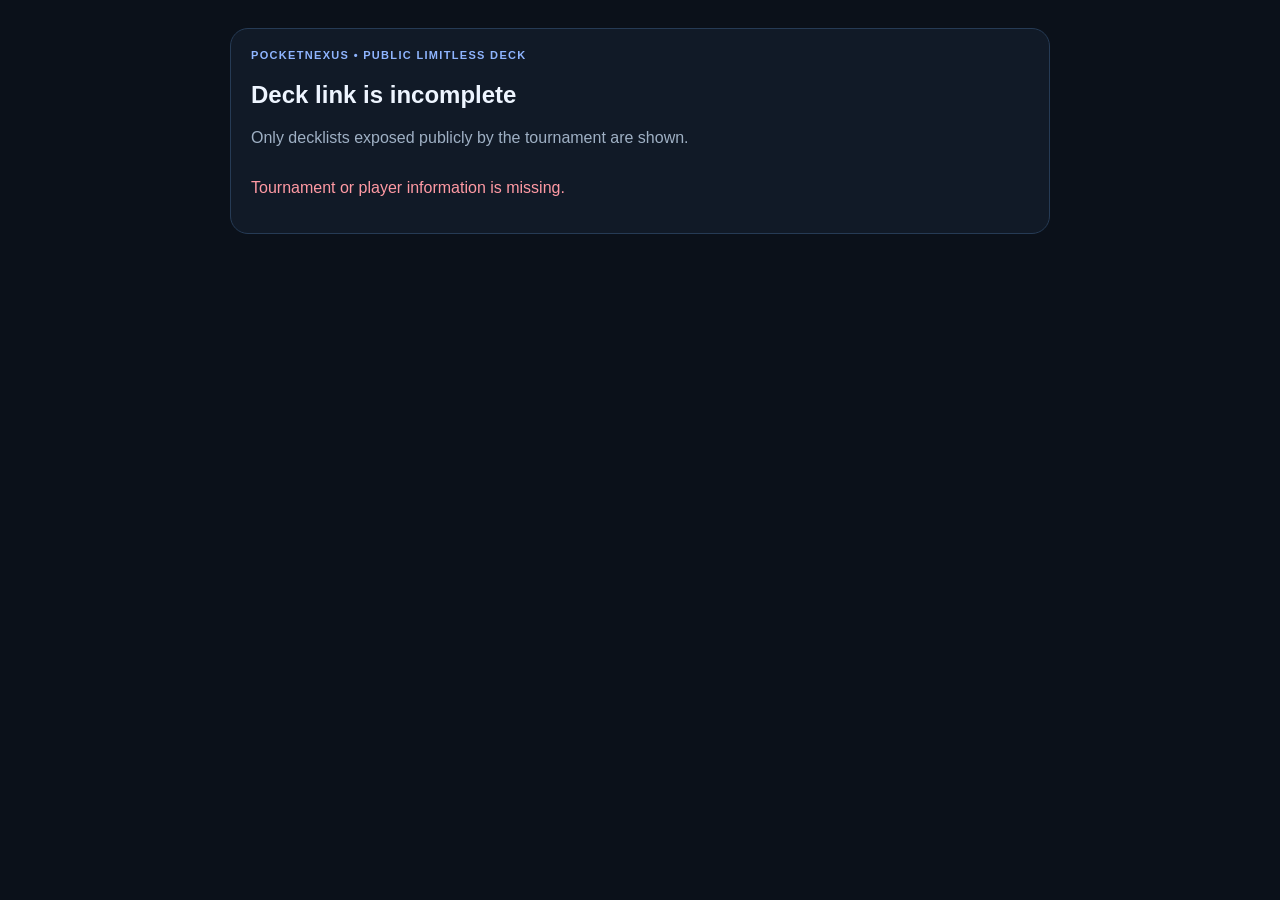
<file: deck-public.html>
<!doctype html><html lang="en"><head><meta charset="utf-8"><meta name="viewport" content="width=device-width,initial-scale=1"><title>PocketNexus Public Tournament Deck</title><style>body{margin:0;background:#0b111a;color:#eef5ff;font-family:Inter,Segoe UI,Arial,sans-serif}.wrap{max-width:820px;margin:0 auto;padding:28px}.card{background:#111a27;border:1px solid #263b55;border-radius:18px;padding:20px}.muted{color:#9fb0c4}.grid{display:grid;grid-template-columns:1fr 1fr;gap:8px 14px;margin-top:16px}.row{display:grid;grid-template-columns:42px 1fr;gap:8px;padding:8px 10px;background:#0d1622;border-radius:10px}.badge{font-size:11px;font-weight:800;letter-spacing:.12em;color:#8fb5ff}.error{color:#ff9aa4}@media(max-width:600px){.grid{grid-template-columns:1fr}}</style></head><body><main class="wrap"><section class="card"><div class="badge">POCKETNEXUS • PUBLIC LIMITLESS DECK</div><h1 id="title">Loading public deck…</h1><p id="meta" class="muted">Only decklists exposed publicly by the tournament are shown.</p><div id="deck" class="grid"></div><p id="status" class="muted"></p></section></main><script src="js/services/limitless-live-table-service-v8.68.1.js?v=868101"></script><script src="js/app/public-deck-view-v8.68.3.js?v=868300"></script></body></html>
</file>
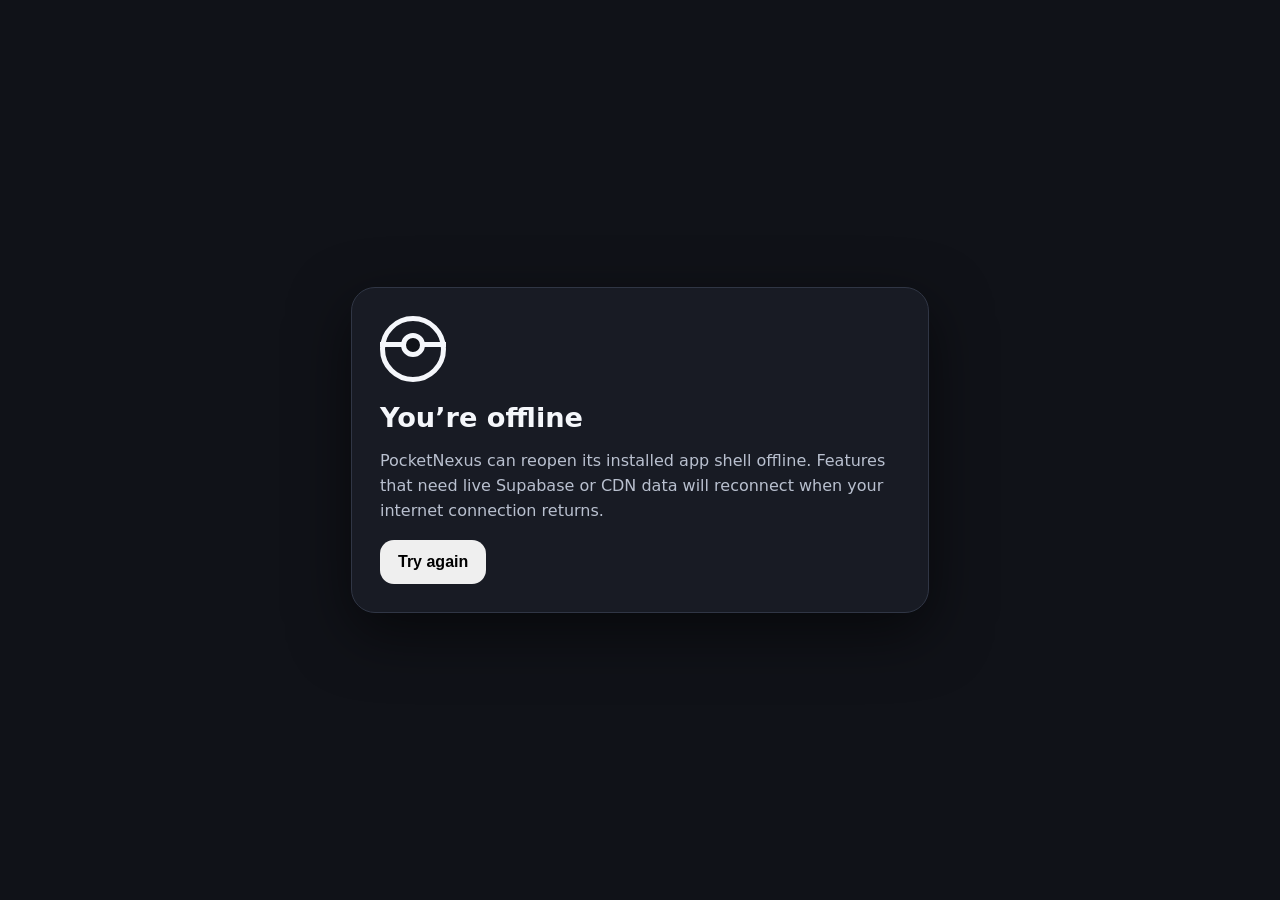
<file: offline.html>
<!doctype html><html lang="en"><head><meta charset="utf-8"><meta name="viewport" content="width=device-width,initial-scale=1,viewport-fit=cover"><meta name="theme-color" content="#101218"><title>PocketNexus — Offline</title><style>html{background:#101218;color:#f5f7fb;font-family:system-ui,-apple-system,BlinkMacSystemFont,"Segoe UI",sans-serif}body{min-height:100vh;margin:0;display:grid;place-items:center;padding:24px;box-sizing:border-box}.card{max-width:520px;background:#181b24;border:1px solid #303645;border-radius:24px;padding:28px;box-shadow:0 20px 60px #0008}.mark{width:56px;height:56px;border-radius:50%;border:5px solid #f5f7fb;position:relative;margin-bottom:20px}.mark:before{content:"";position:absolute;left:-5px;right:-5px;top:21px;border-top:5px solid #f5f7fb}.mark:after{content:"";position:absolute;width:14px;height:14px;border-radius:50%;background:#101218;border:5px solid #f5f7fb;left:16px;top:12px}h1{font-size:1.7rem;margin:.2rem 0 .7rem}p{color:#b9c0cf;line-height:1.55}button{border:0;border-radius:14px;padding:13px 18px;font-weight:800;font-size:1rem;cursor:pointer}</style></head><body><main class="card"><div class="mark" aria-hidden="true"></div><h1>You’re offline</h1><p>PocketNexus can reopen its installed app shell offline. Features that need live Supabase or CDN data will reconnect when your internet connection returns.</p><button onclick="location.reload()">Try again</button></main></body></html>
</file>
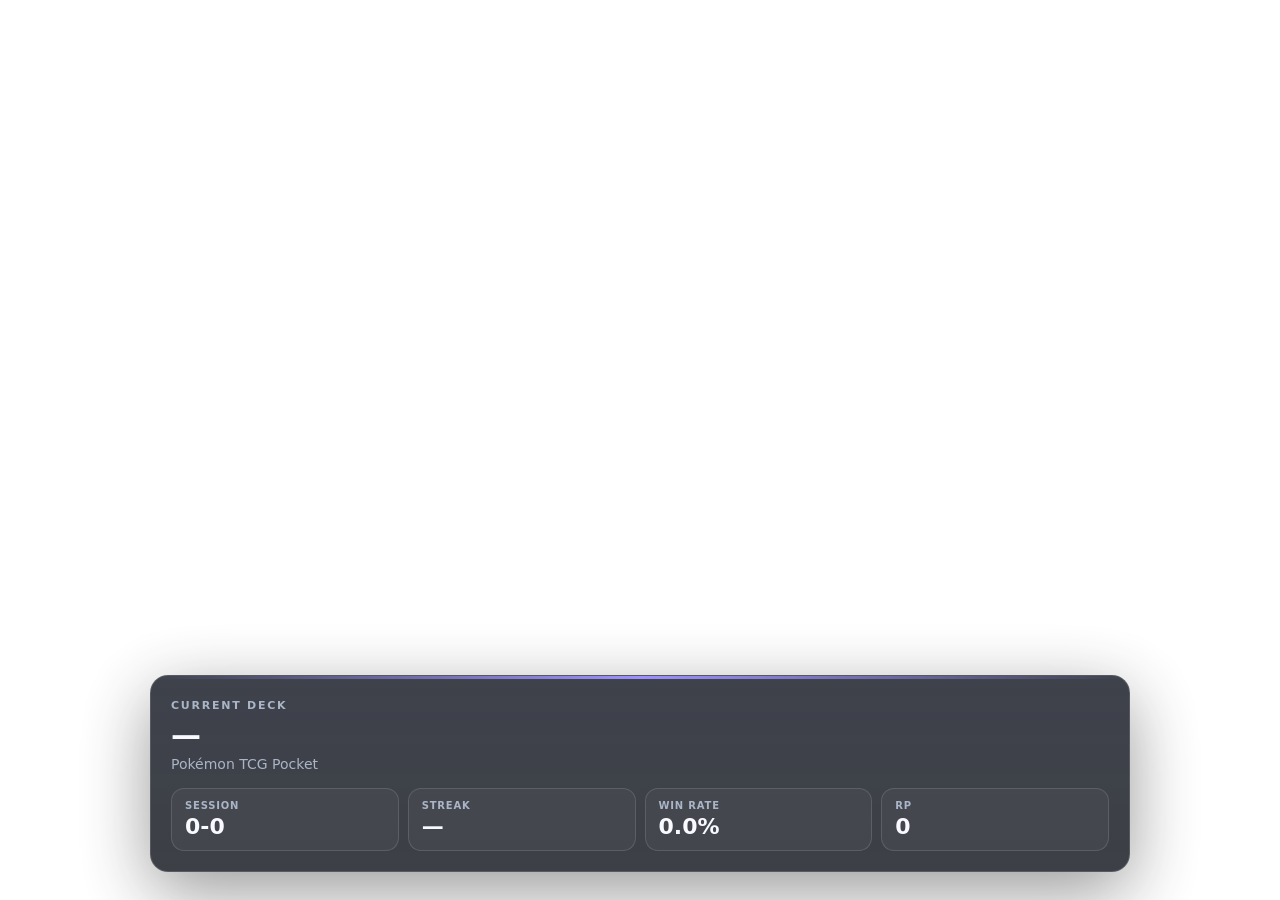
<file: overlay-caster.html>
<!doctype html><html lang="en"><head><meta charset="utf-8"><meta name="viewport" content="width=device-width,initial-scale=1"><title>PocketNexus — Caster Overlay</title></head><body style="margin:0;background:transparent"><script>
const p=new URLSearchParams(location.search);p.set('mode','caster');location.replace('overlay.html?'+p.toString()+(location.hash||''));
</script></body></html>
</file>
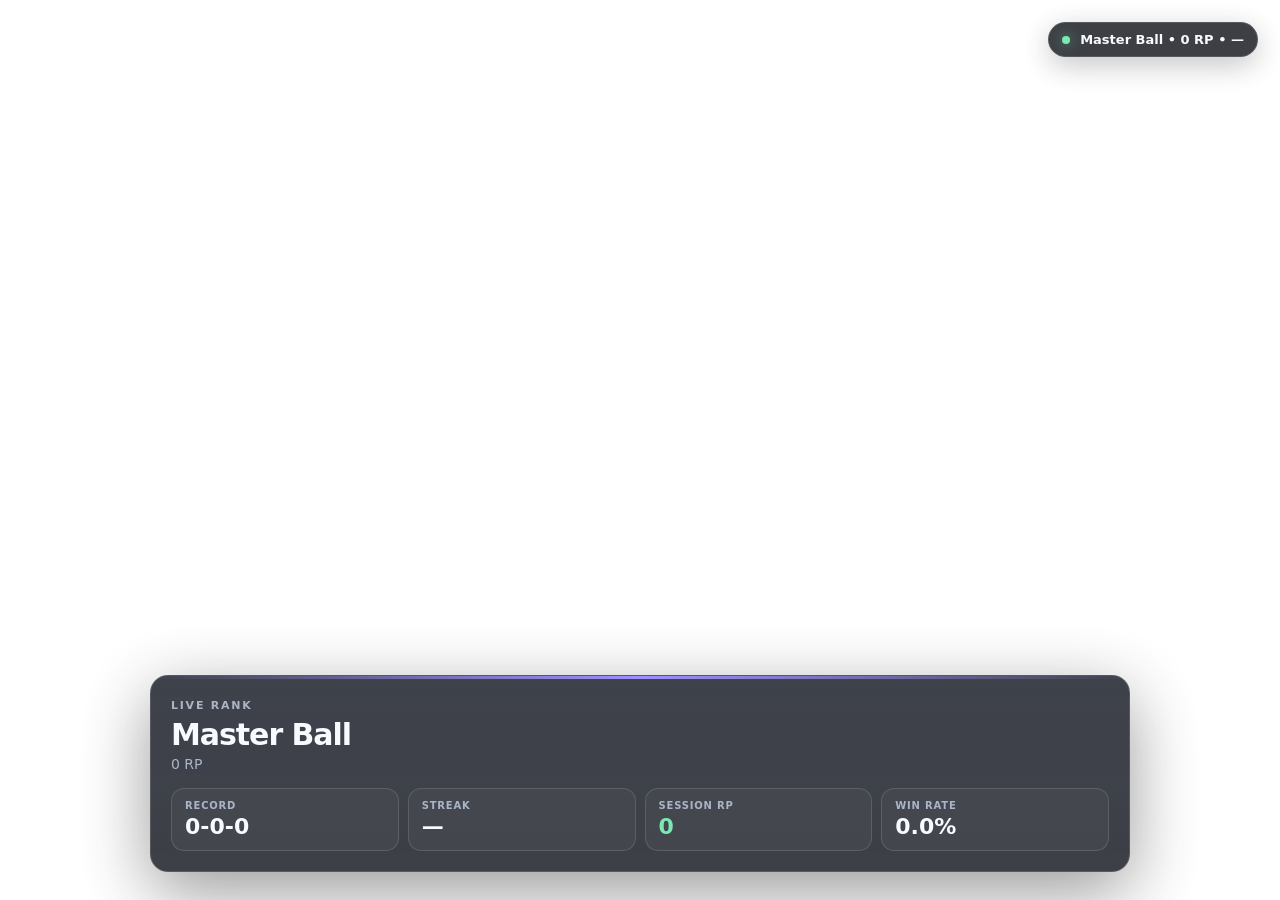
<file: overlay-ranked.html>
<!doctype html><html lang="en"><head><meta charset="utf-8"><meta name="viewport" content="width=device-width,initial-scale=1"><title>PocketNexus — Ranked Overlay</title></head><body style="margin:0;background:transparent"><script>
const p=new URLSearchParams(location.search);p.set('mode','ranked');location.replace('overlay.html?'+p.toString()+(location.hash||''));
</script></body></html>
</file>
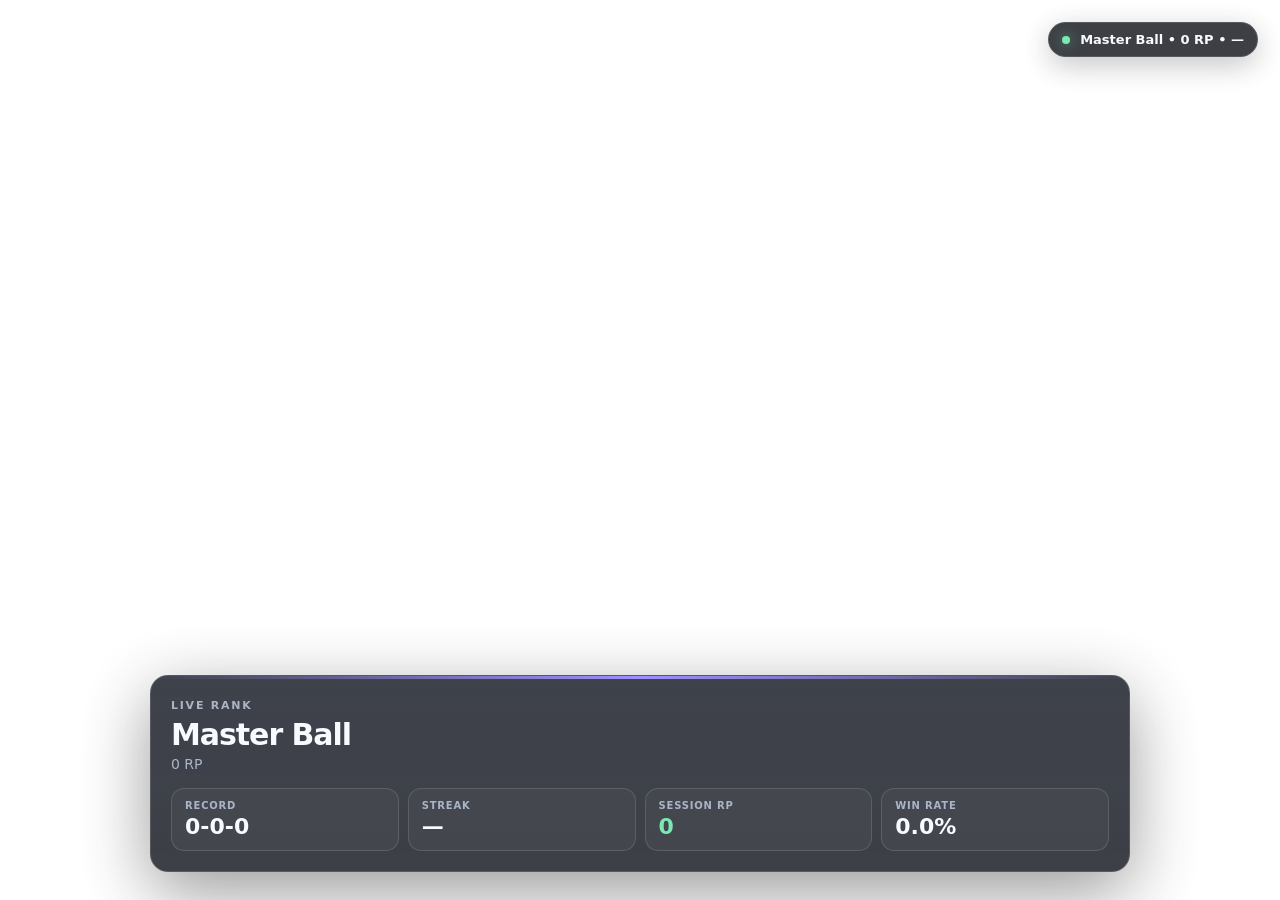
<file: overlay-remote.html>
<!doctype html><html lang="en"><head><meta charset="utf-8"><meta name="viewport" content="width=device-width,initial-scale=1"><title>PocketNexus — Remote Overlay</title></head><body style="margin:0;background:transparent"><script>
const p=new URLSearchParams(location.search);location.replace('overlay.html?'+p.toString()+(location.hash||''));
</script></body></html>
</file>
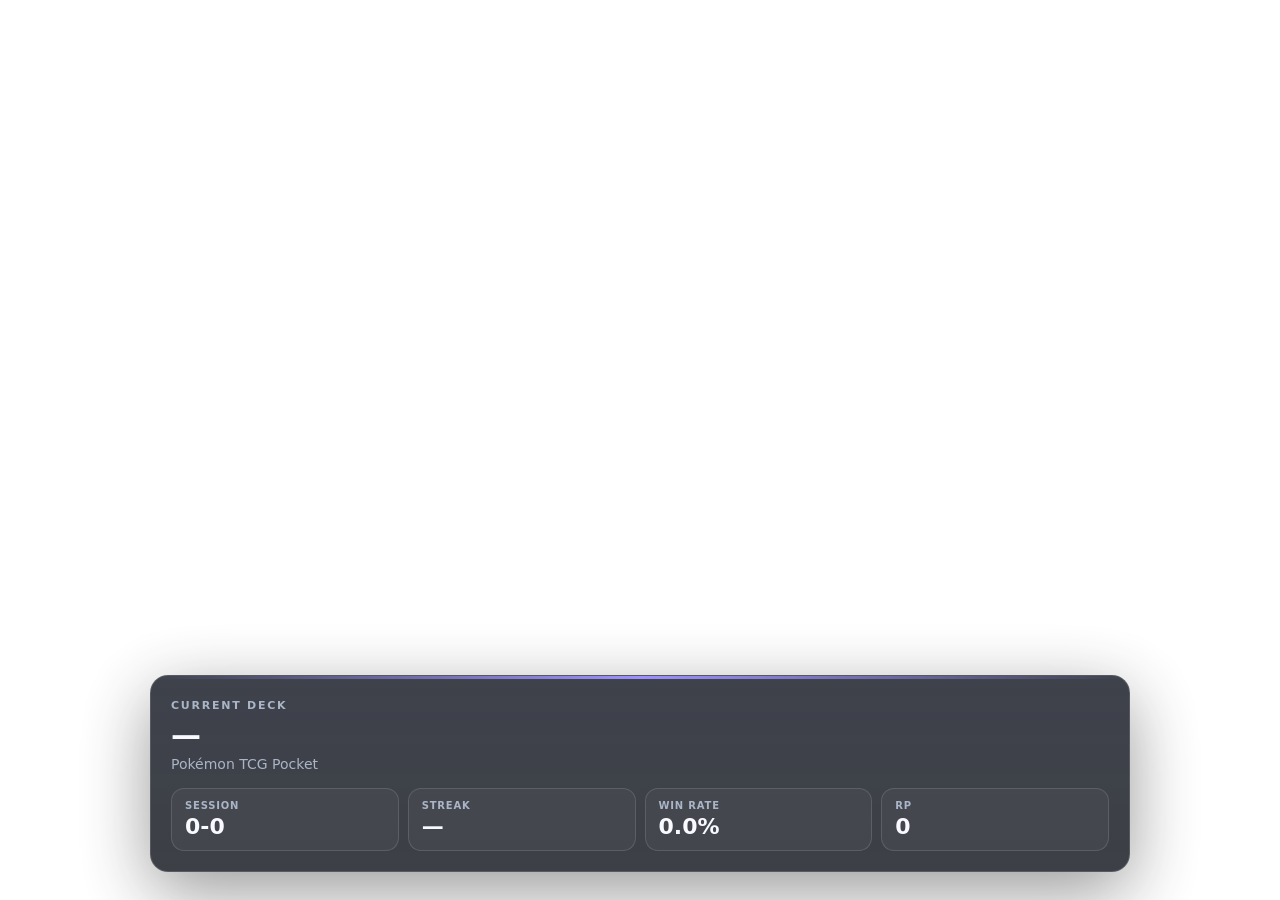
<file: overlay-tournament.html>
<!doctype html><html lang="en"><head><meta charset="utf-8"><meta name="viewport" content="width=device-width,initial-scale=1"><title>PocketNexus — Tournament Overlay</title></head><body style="margin:0;background:transparent"><script>
const p=new URLSearchParams(location.search);p.set('mode','tournament');location.replace('overlay.html?'+p.toString()+(location.hash||''));
</script></body></html>
</file>
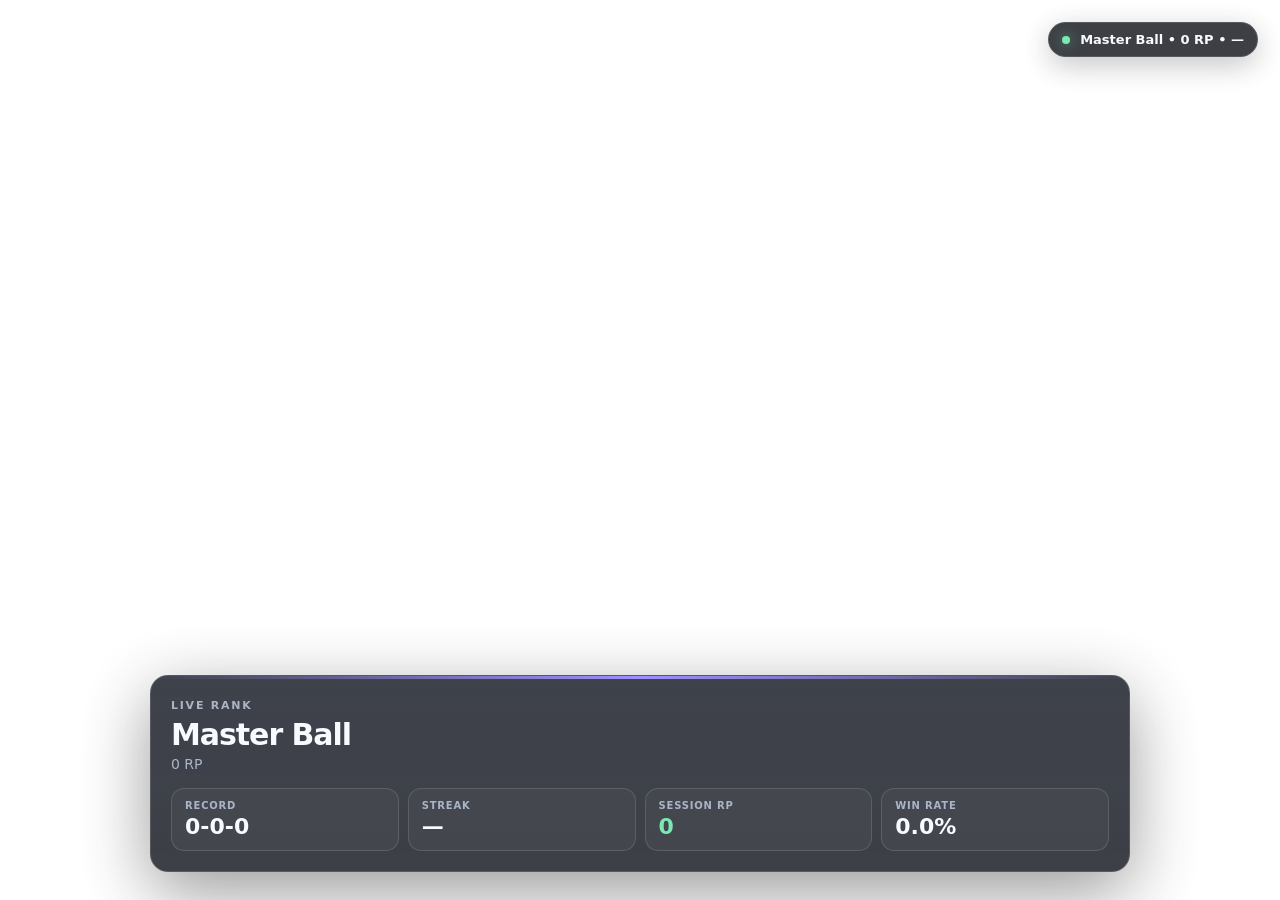
<file: overlay.html>
<!doctype html>
<html lang="en">
<head>
<meta charset="utf-8">
<meta name="viewport" content="width=device-width,initial-scale=1">
<meta name="color-scheme" content="dark light">
<title>PocketNexus — Overlay v4</title>
<link rel="stylesheet" href="css/overlay-v4.css?v=4">
</head>
<body>
<main id="overlayRoot" aria-live="polite"></main>
<script defer src="js/overlay/overlay-v4.js?v=4"></script>
</body>
</html>
</file>
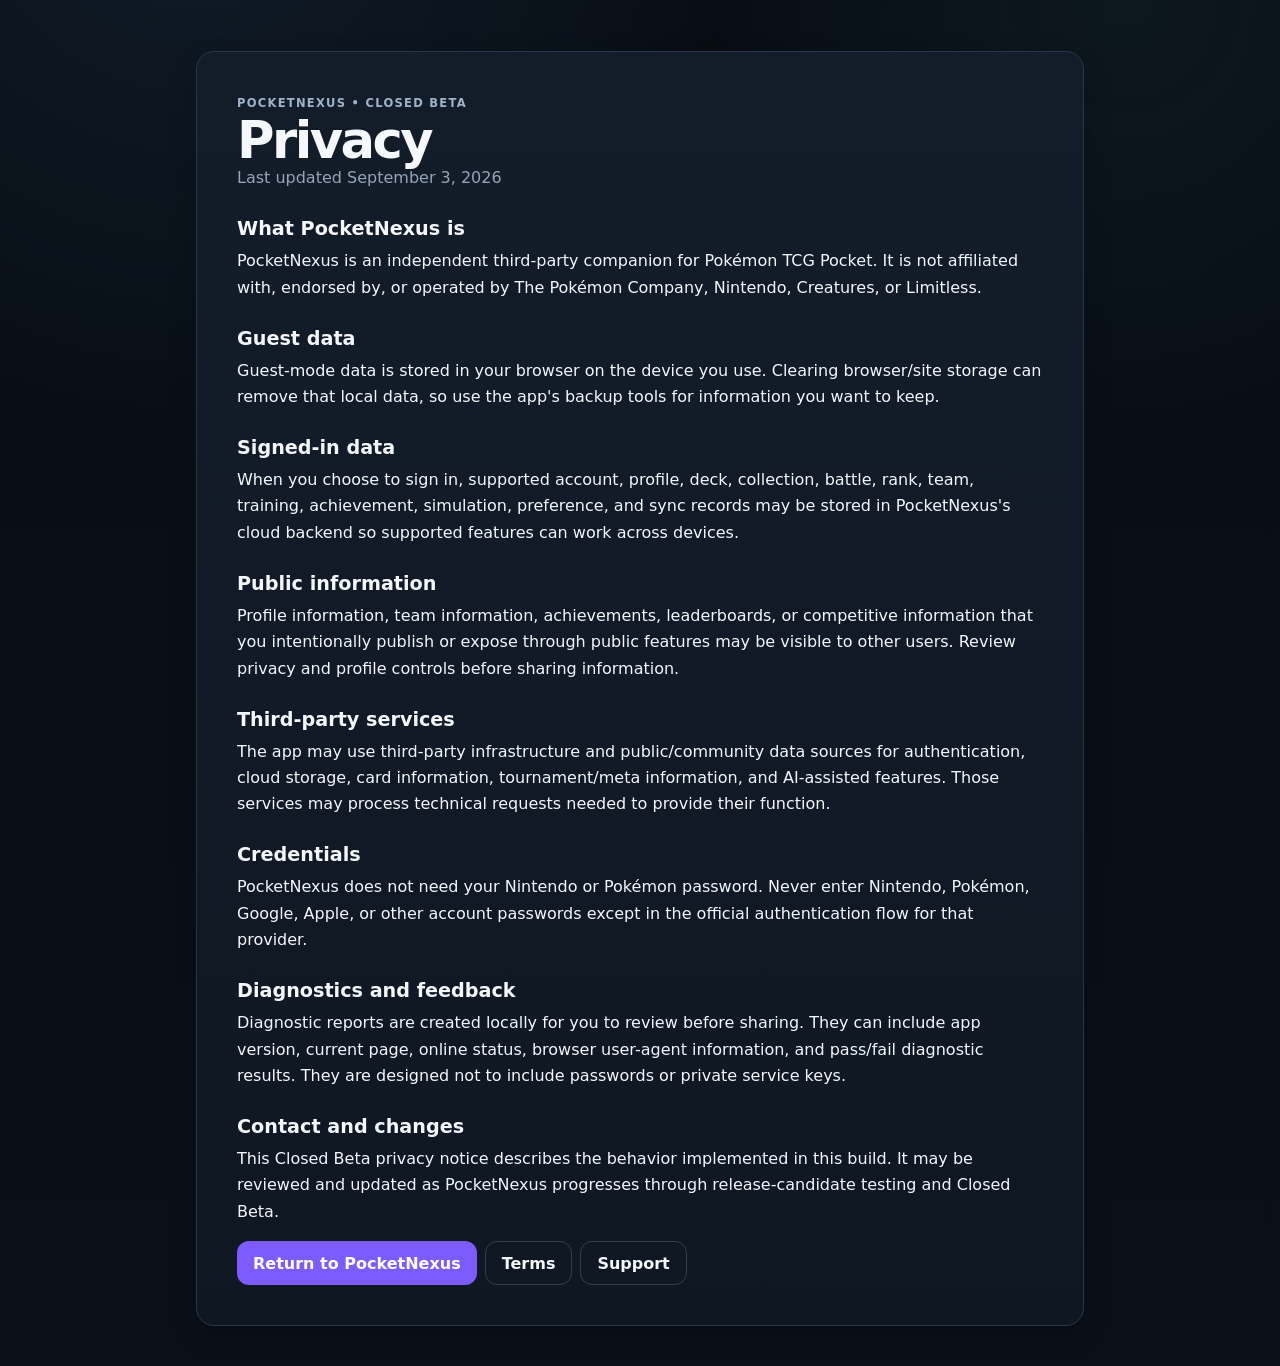
<file: privacy.html>
<!doctype html><html lang="en"><head><meta charset="utf-8"><meta name="viewport" content="width=device-width,initial-scale=1,viewport-fit=cover"><meta name="theme-color" content="#101218"><title>Privacy — PocketNexus</title><link rel="stylesheet" href="css/app.css?v=8641rc1"></head><body><main class="launchLegalPage"><section class="panel launchLegalCard"><span class="eyebrow">POCKETNEXUS • CLOSED BETA</span><h1>Privacy</h1><p class="muted">Last updated September 3, 2026</p><h2>What PocketNexus is</h2><p>PocketNexus is an independent third-party companion for Pokémon TCG Pocket. It is not affiliated with, endorsed by, or operated by The Pokémon Company, Nintendo, Creatures, or Limitless.</p><h2>Guest data</h2><p>Guest-mode data is stored in your browser on the device you use. Clearing browser/site storage can remove that local data, so use the app's backup tools for information you want to keep.</p><h2>Signed-in data</h2><p>When you choose to sign in, supported account, profile, deck, collection, battle, rank, team, training, achievement, simulation, preference, and sync records may be stored in PocketNexus's cloud backend so supported features can work across devices.</p><h2>Public information</h2><p>Profile information, team information, achievements, leaderboards, or competitive information that you intentionally publish or expose through public features may be visible to other users. Review privacy and profile controls before sharing information.</p><h2>Third-party services</h2><p>The app may use third-party infrastructure and public/community data sources for authentication, cloud storage, card information, tournament/meta information, and AI-assisted features. Those services may process technical requests needed to provide their function.</p><h2>Credentials</h2><p>PocketNexus does not need your Nintendo or Pokémon password. Never enter Nintendo, Pokémon, Google, Apple, or other account passwords except in the official authentication flow for that provider.</p><h2>Diagnostics and feedback</h2><p>Diagnostic reports are created locally for you to review before sharing. They can include app version, current page, online status, browser user-agent information, and pass/fail diagnostic results. They are designed not to include passwords or private service keys.</p><h2>Contact and changes</h2><p>This Closed Beta privacy notice describes the behavior implemented in this build. It may be reviewed and updated as PocketNexus progresses through release-candidate testing and Closed Beta.</p><div class="row"><a class="buttonLink" href="./">Return to PocketNexus</a><a class="buttonLink secondary" href="terms.html">Terms</a><a class="buttonLink secondary" href="support.html">Support</a></div></section></main></body></html>
</file>
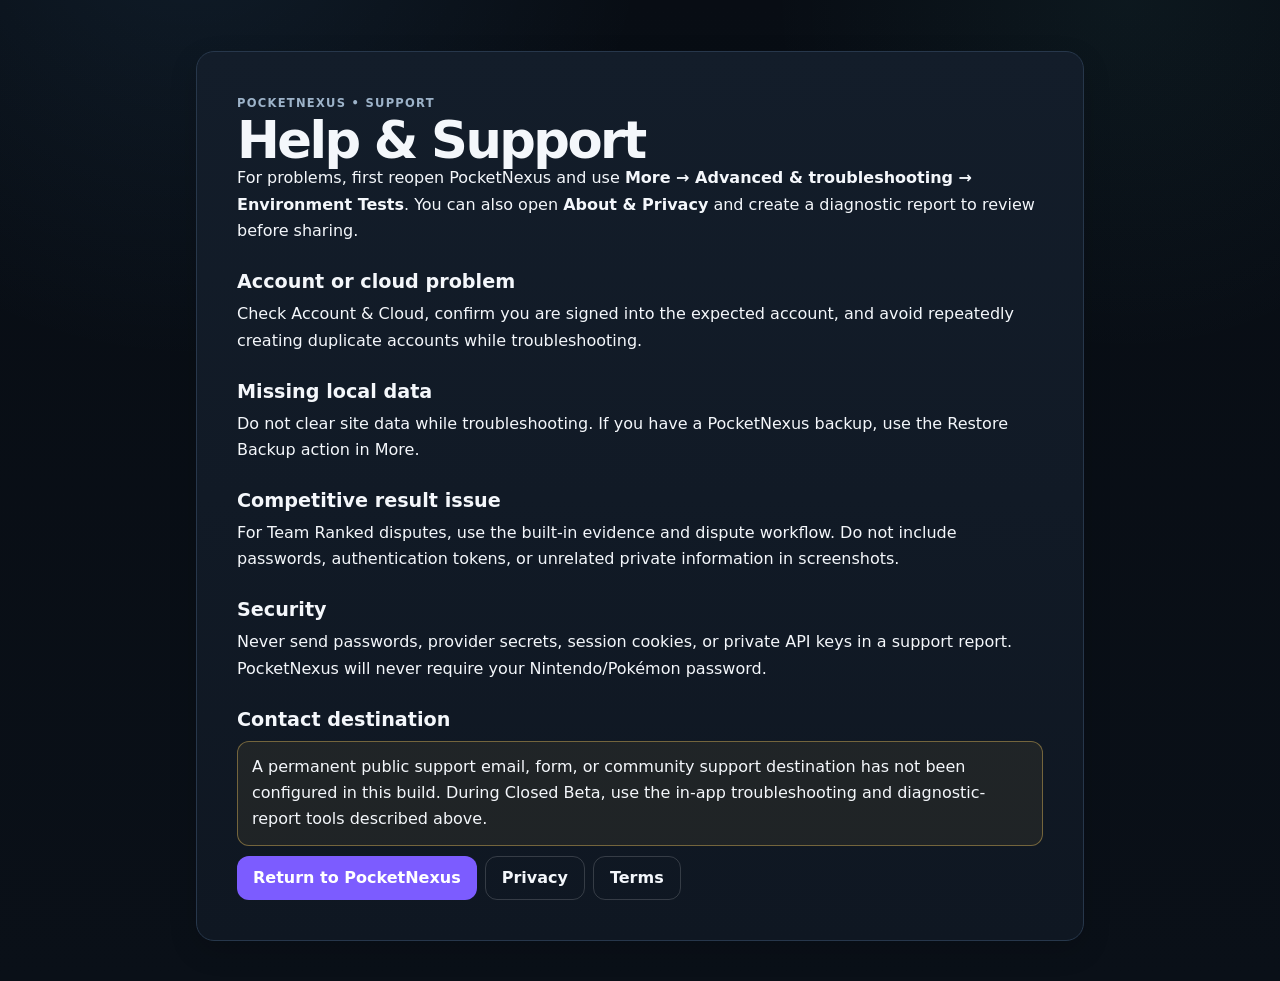
<file: support.html>
<!doctype html><html lang="en"><head><meta charset="utf-8"><meta name="viewport" content="width=device-width,initial-scale=1,viewport-fit=cover"><meta name="theme-color" content="#101218"><title>Support — PocketNexus</title><link rel="stylesheet" href="css/app.css?v=8641rc1"></head><body><main class="launchLegalPage"><section class="panel launchLegalCard"><span class="eyebrow">POCKETNEXUS • SUPPORT</span><h1>Help & Support</h1><p>For problems, first reopen PocketNexus and use <strong>More → Advanced & troubleshooting → Environment Tests</strong>. You can also open <strong>About & Privacy</strong> and create a diagnostic report to review before sharing.</p><h2>Account or cloud problem</h2><p>Check Account & Cloud, confirm you are signed into the expected account, and avoid repeatedly creating duplicate accounts while troubleshooting.</p><h2>Missing local data</h2><p>Do not clear site data while troubleshooting. If you have a PocketNexus backup, use the Restore Backup action in More.</p><h2>Competitive result issue</h2><p>For Team Ranked disputes, use the built-in evidence and dispute workflow. Do not include passwords, authentication tokens, or unrelated private information in screenshots.</p><h2>Security</h2><p>Never send passwords, provider secrets, session cookies, or private API keys in a support report. PocketNexus will never require your Nintendo/Pokémon password.</p><h2>Contact destination</h2><p class="warningBox">A permanent public support email, form, or community support destination has not been configured in this build. During Closed Beta, use the in-app troubleshooting and diagnostic-report tools described above.</p><div class="row"><a class="buttonLink" href="./">Return to PocketNexus</a><a class="buttonLink secondary" href="privacy.html">Privacy</a><a class="buttonLink secondary" href="terms.html">Terms</a></div></section></main><!-- Release QA trigger: deck import reconciliation verified on main. --></body></html>
</file>
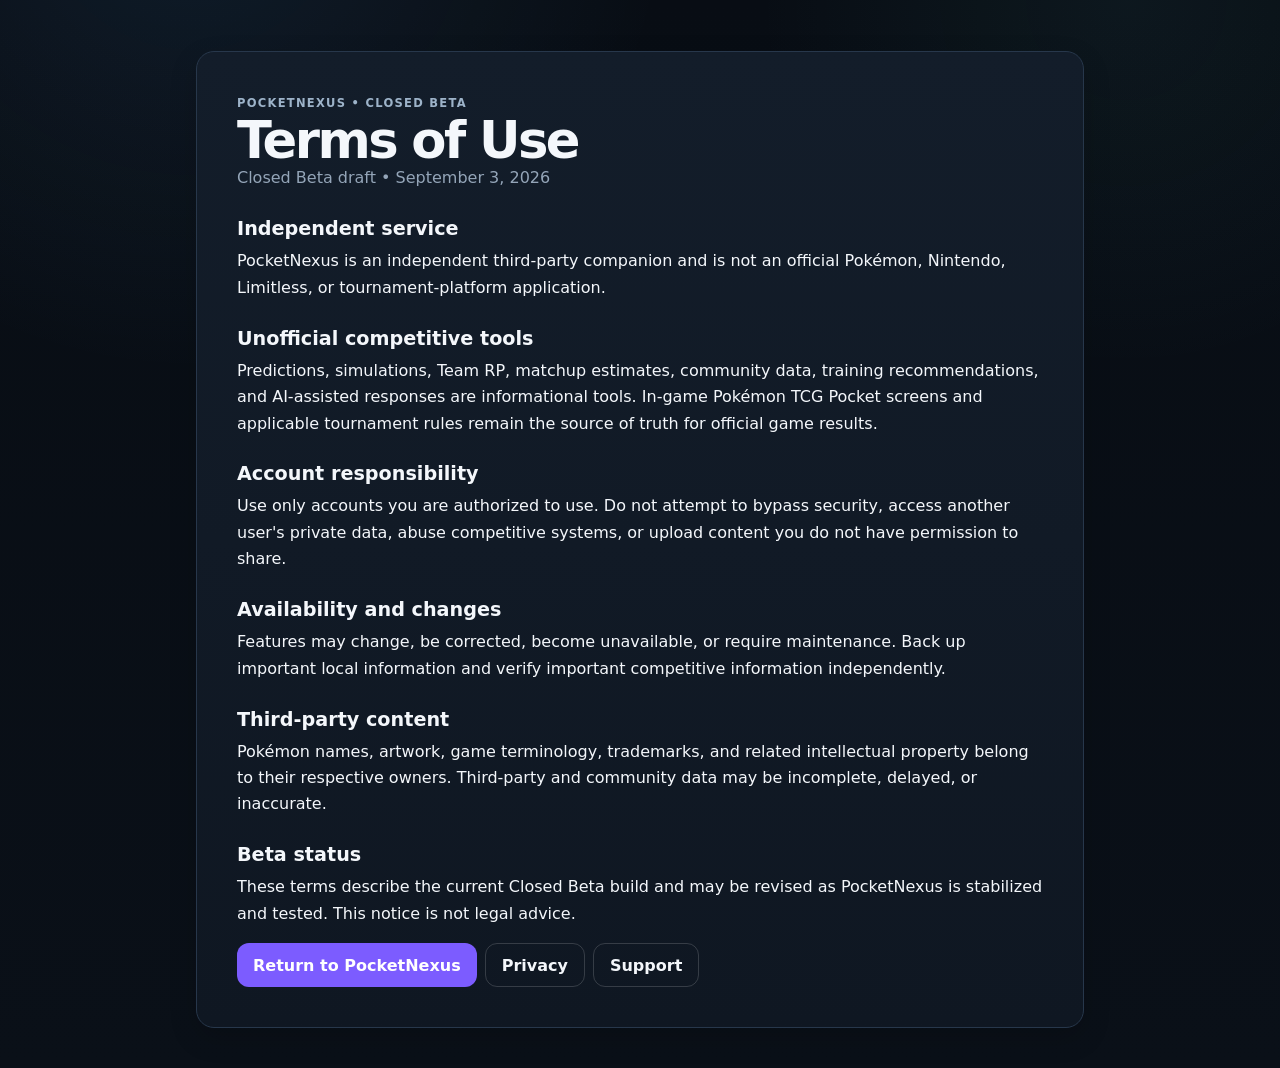
<file: terms.html>
<!doctype html><html lang="en"><head><meta charset="utf-8"><meta name="viewport" content="width=device-width,initial-scale=1,viewport-fit=cover"><meta name="theme-color" content="#101218"><title>Terms — PocketNexus</title><link rel="stylesheet" href="css/app.css?v=8641rc1"></head><body><main class="launchLegalPage"><section class="panel launchLegalCard"><span class="eyebrow">POCKETNEXUS • CLOSED BETA</span><h1>Terms of Use</h1><p class="muted">Closed Beta draft • September 3, 2026</p><h2>Independent service</h2><p>PocketNexus is an independent third-party companion and is not an official Pokémon, Nintendo, Limitless, or tournament-platform application.</p><h2>Unofficial competitive tools</h2><p>Predictions, simulations, Team RP, matchup estimates, community data, training recommendations, and AI-assisted responses are informational tools. In-game Pokémon TCG Pocket screens and applicable tournament rules remain the source of truth for official game results.</p><h2>Account responsibility</h2><p>Use only accounts you are authorized to use. Do not attempt to bypass security, access another user's private data, abuse competitive systems, or upload content you do not have permission to share.</p><h2>Availability and changes</h2><p>Features may change, be corrected, become unavailable, or require maintenance. Back up important local information and verify important competitive information independently.</p><h2>Third-party content</h2><p>Pokémon names, artwork, game terminology, trademarks, and related intellectual property belong to their respective owners. Third-party and community data may be incomplete, delayed, or inaccurate.</p><h2>Beta status</h2><p>These terms describe the current Closed Beta build and may be revised as PocketNexus is stabilized and tested. This notice is not legal advice.</p><div class="row"><a class="buttonLink" href="./">Return to PocketNexus</a><a class="buttonLink secondary" href="privacy.html">Privacy</a><a class="buttonLink secondary" href="support.html">Support</a></div></section></main></body></html>
</file>
<file: css/overlay-v4.css>
:root{--pn-bg:rgba(7,10,18,.92);--pn-panel:rgba(13,18,30,.94);--pn-line:rgba(255,255,255,.13);--pn-text:#f7f9ff;--pn-muted:#9ba8bd;--pn-accent:#8b7cff;--pn-good:#62e6a5;--pn-bad:#ff7885;--pn-warn:#ffd166;--pn-radius:18px}
*{box-sizing:border-box}html,body{margin:0;width:100%;height:100%;overflow:hidden;background:transparent;font-family:Inter,ui-sans-serif,system-ui,-apple-system,BlinkMacSystemFont,"Segoe UI",sans-serif;color:var(--pn-text)}
body.light{--pn-bg:rgba(250,252,255,.94);--pn-panel:rgba(255,255,255,.96);--pn-line:rgba(10,20,40,.14);--pn-text:#111827;--pn-muted:#64748b}
body.transparent{--pn-bg:rgba(7,10,18,.58);--pn-panel:rgba(13,18,30,.68)}
#overlayRoot{position:relative;width:100%;height:100%;padding:28px;display:flex;align-items:flex-end;justify-content:center;opacity:1}
.pn-shell{width:min(980px,96vw);background:linear-gradient(180deg,var(--pn-panel),var(--pn-bg));border:1px solid var(--pn-line);border-radius:var(--pn-radius);box-shadow:0 20px 70px rgba(0,0,0,.48);overflow:hidden;backdrop-filter:blur(14px);animation:pn-in .25s ease both}
.pn-accent{height:3px;background:linear-gradient(90deg,transparent,var(--pn-accent),transparent)}
.pn-body{padding:20px}.pn-kicker{font-size:11px;font-weight:800;letter-spacing:.16em;text-transform:uppercase;color:var(--pn-muted)}.pn-title{margin-top:5px;font-size:30px;font-weight:900;letter-spacing:-.035em}.pn-sub{margin-top:4px;color:var(--pn-muted);font-size:14px}
.pn-row{display:flex;align-items:center;justify-content:space-between;gap:18px}.pn-stats{display:grid;grid-template-columns:repeat(4,minmax(0,1fr));gap:9px;margin-top:16px}.pn-stat{min-width:0;padding:11px 13px;border:1px solid var(--pn-line);border-radius:13px;background:rgba(255,255,255,.035)}.pn-stat span{display:block;color:var(--pn-muted);font-size:10px;font-weight:800;letter-spacing:.08em;text-transform:uppercase}.pn-stat strong{display:block;margin-top:3px;font-size:22px;white-space:nowrap;overflow:hidden;text-overflow:ellipsis}
.pn-good{color:var(--pn-good)}.pn-bad{color:var(--pn-bad)}.pn-warn{color:var(--pn-warn)}.pn-muted{color:var(--pn-muted)}
.pn-hud{position:absolute;top:22px;right:22px;display:flex;gap:10px;align-items:center;padding:9px 13px;border:1px solid var(--pn-line);border-radius:999px;background:var(--pn-bg);box-shadow:0 8px 30px rgba(0,0,0,.28);font-size:13px;font-weight:800}.pn-dot{width:8px;height:8px;border-radius:50%;background:var(--pn-good);box-shadow:0 0 14px color-mix(in srgb,var(--pn-good) 65%,transparent)}
.pn-status{align-self:center;text-align:center;width:min(560px,92vw)}.pn-status .pn-body{padding:30px}.pn-status .pn-title{font-size:25px}
.pn-deck{display:flex;gap:16px;align-items:flex-end}.pn-art{display:flex;gap:7px}.pn-art img{width:82px;max-height:116px;object-fit:contain;border-radius:8px;filter:drop-shadow(0 8px 12px rgba(0,0,0,.35))}
.pn-score{font-size:38px;font-weight:950;letter-spacing:-.05em}.pn-player{flex:1;min-width:0}.pn-player:last-child{text-align:right}
.pn-event{width:min(680px,92vw);text-align:center}.pn-event .pn-title{font-size:42px}.pn-event .pn-body{padding:26px}
.pn-list{display:grid;grid-template-columns:repeat(5,1fr);gap:7px;margin-top:14px}.pn-list div{padding:8px;border:1px solid var(--pn-line);border-radius:10px;background:rgba(255,255,255,.035);font-size:11px}
.pn-graph{width:100%;height:110px;margin-top:10px}.pn-graph polyline{fill:none;stroke:var(--pn-accent);stroke-width:3}
@keyframes pn-in{from{opacity:0;transform:translateY(10px) scale(.99)}to{opacity:1;transform:none}}@media(prefers-reduced-motion:reduce){*{animation:none!important;transition:none!important}}@media(max-width:720px){#overlayRoot{padding:14px}.pn-stats{grid-template-columns:repeat(2,1fr)}.pn-title{font-size:24px}.pn-art img{width:62px}.pn-event .pn-title{font-size:32px}.pn-list{grid-template-columns:repeat(2,1fr)}}
</file>
<file: css/app.css>
@import url('tokens.css');
@import url('base.css');
@import url('navigation.css');
@import url('components/cards.css');
@import url('pages/home.css');
@import url('pages/workspaces.css');
@import url('responsive.css');
@import url('responsive-v8.50.9.css');

@import url('pages/battle-streamer-v8.43.css');
/* V8.48 — Account + Cloud Sync consolidation */
.v848SyncCenter{margin-bottom:16px}.v848DomainGrid{display:grid;grid-template-columns:repeat(auto-fit,minmax(150px,1fr));gap:10px;margin-top:14px}.v848Domain{border:1px solid var(--line);border-radius:14px;padding:12px;background:var(--panel2,var(--panel));display:flex;flex-direction:column;gap:5px;min-width:0}.v848DomainCount{font-size:28px;font-weight:800;line-height:1}.v848Domain small{display:block;overflow-wrap:anywhere}.dangerText{color:var(--danger,#ef6b73)}
/* V8.49 Competitive Creator Expansion */
.v849Grid{display:grid;grid-template-columns:1fr 1.35fr;gap:14px;margin-top:14px}.v849Grid section{border:1px solid var(--line);border-radius:16px;padding:14px;background:var(--panel)}.v849Journey{display:flex;gap:8px;overflow:auto;margin-top:12px;padding-bottom:4px}.v849JourneyStep{min-width:120px;border:1px solid var(--line);border-radius:12px;padding:9px;display:grid;gap:3px}.v849JourneyStep.win{border-color:#3c8}.v849JourneyStep.loss{border-color:#d66}.v849JourneyStep.tie{border-color:#ca6}.v849JourneyStep span{font-weight:800;font-size:12px}.v849JourneyStep small{opacity:.72}.v849Shared span{display:block;padding:5px 0;border-bottom:1px solid var(--line)}@media(max-width:760px){.v849Grid{grid-template-columns:1fr}}
/* V8.50.1 QA Batch 1 */
.v849ShareLanding{max-width:760px;margin:48px auto;padding:20px}.v849ShareLanding .v849Shared span{display:block;padding:8px 10px;margin:6px 0;border:1px solid var(--line);border-radius:10px}.sharedDeckMode #mobileNav{display:none!important}
/* V8.51.15 — Simulation Lab cloud backend + visual state */
.simLabHero{margin-bottom:16px}.simDeckPicker{padding:14px 18px}.simMetricGrid{margin-top:10px}.simPrimaryGrid{align-items:stretch}.simResultGrid{display:grid;gap:16px;margin-top:16px}.simResultGrid>div{display:grid;grid-template-columns:1fr auto;gap:8px 14px;align-items:center;padding:12px 0;border-bottom:1px solid var(--line)}.simResultGrid>div:last-child{border-bottom:0}.simResultGrid .simbar{grid-column:1/-1}.simEmpty{min-height:190px;display:grid;place-content:center;text-align:center;gap:6px;border:1px dashed var(--line);border-radius:14px;background:#0b141e;color:var(--muted)}.simEmpty strong{color:var(--text);font-size:1.05rem}.simHistoryPanel{margin:14px 0}.simHistoryList{display:grid;gap:9px;margin-top:12px}.simHistoryRow{display:grid;grid-template-columns:repeat(4,minmax(0,1fr)) auto;gap:10px;align-items:center;background:#0b141e;border:1px solid var(--line);border-radius:13px;padding:12px}.simHistoryRow>div{display:grid;gap:2px}.simHistoryRow strong{font-size:1rem}.simHistoryRow span,.simHistoryRow small{color:var(--muted);font-size:.75rem}.simHistoryRow small{text-align:right}@media(max-width:800px){.simHistoryRow{grid-template-columns:repeat(2,minmax(0,1fr))}.simHistoryRow small{grid-column:1/-1;text-align:left}}

/* V8.52.1 — Pocket Coach Real AI */
.coachPage{max-width:1540px;margin:0 auto}.coachHero{padding:8px 4px 22px;gap:24px}.coachHero h1{font-size:clamp(2.2rem,4vw,4rem);letter-spacing:-.045em;margin:.18em 0}.coachStatus{display:flex;gap:8px;flex-wrap:wrap;justify-content:flex-end}.coachLayout{display:grid;grid-template-columns:300px minmax(0,1fr);gap:16px;align-items:start}.coachSidebar{position:sticky;top:86px;min-height:650px}.coachHistoryList{display:grid;gap:8px;margin-top:14px}.coachHistoryItem{width:100%;display:grid;text-align:left;gap:5px;padding:12px 13px;border-radius:12px;background:#0b141e;border:1px solid var(--line);color:var(--text)}.coachHistoryItem:hover,.coachHistoryItem.active{border-color:#3ca9f5;background:#102234}.coachHistoryItem small{color:var(--muted);font-size:.72rem}.coachEmptySide{margin-top:14px;padding:18px;border:1px dashed var(--line);border-radius:12px;color:var(--muted);font-size:.85rem}.coachMain{min-height:650px;padding:0;overflow:hidden}.coachTopBar{display:flex;justify-content:space-between;align-items:center;gap:14px;padding:20px 22px;border-bottom:1px solid var(--line)}.coachTopBar h2{margin:3px 0 0}.coachQuickPrompts{display:flex;gap:8px;flex-wrap:wrap;overflow:visible;padding:14px 20px;border-bottom:1px solid var(--line)}.coachQuickPrompts button{white-space:nowrap;background:#0b141e;border:1px solid var(--line);color:var(--text);padding:9px 12px;border-radius:999px;font-size:.8rem}.coachQuickPrompts button:hover{border-color:#3ca9f5}.coachThread{height:490px;overflow:auto;padding:22px;display:flex;flex-direction:column;gap:18px;background:linear-gradient(180deg,rgba(20,39,56,.32),rgba(7,13,19,.06))}.coachWelcome{max-width:640px;margin:auto;text-align:center;color:var(--muted)}.coachWelcome h2{color:var(--text);font-size:1.8rem}.coachOrb{width:58px;height:58px;border-radius:18px;display:grid;place-items:center;margin:0 auto 14px;background:linear-gradient(145deg,#52b8ff,#6c63ff);color:#07111a;font-size:1.7rem;box-shadow:0 12px 45px rgba(70,158,255,.22)}.coachMessage{display:grid;grid-template-columns:42px minmax(0,1fr);gap:11px;max-width:920px}.coachMessage.user{align-self:flex-end;grid-template-columns:minmax(0,1fr) 42px}.coachMessage.user .coachAvatar{grid-column:2}.coachMessage.user .coachBubble{grid-column:1;grid-row:1;background:#14304a;border-color:#2d75a8}.coachAvatar{width:38px;height:38px;border-radius:12px;display:grid;place-items:center;background:#132230;border:1px solid var(--line);font-size:.72rem;font-weight:800}.coachMessage.assistant .coachAvatar{background:linear-gradient(145deg,#1c405c,#242d60);color:#9fd8ff}.coachBubble{background:#0b141e;border:1px solid var(--line);border-radius:16px;padding:14px 16px}.coachBubble p{margin:8px 0 0;line-height:1.58}.coachMessageMeta{display:flex;align-items:center;gap:9px}.coachMessageMeta span{font-size:.67rem;color:var(--muted);border:1px solid var(--line);border-radius:999px;padding:3px 7px}.coachSources{display:flex;gap:6px;flex-wrap:wrap;margin-top:12px}.coachSources span{font-size:.68rem;padding:4px 7px;border-radius:999px;background:#122232;border:1px solid #26435a;color:#a9d8f6}.coachComposer{display:grid;grid-template-columns:minmax(0,1fr) auto;gap:10px;padding:16px 20px;border-top:1px solid var(--line);background:#0d1722}.coachComposer textarea{min-height:54px;max-height:150px;resize:vertical}.coachComposer button{min-width:106px}.coachGuardrail{font-size:.72rem;color:var(--muted);padding:0 20px 17px;background:#0d1722}.coachThinking{display:flex;align-items:center;gap:6px}.coachThinking span{width:6px;height:6px;border-radius:50%;background:#66bfff;animation:coachPulse 1s infinite alternate}.coachThinking span:nth-child(3){animation-delay:.2s}.coachThinking span:nth-child(4){animation-delay:.4s}@keyframes coachPulse{to{opacity:.25;transform:translateY(-3px)}}.coachError{margin:0 20px 12px}@media(max-width:900px){.coachLayout{grid-template-columns:1fr}.coachSidebar{position:static;min-height:auto}.coachHistoryList{grid-template-columns:repeat(2,minmax(0,1fr))}.coachThread{height:58vh}.coachStatus{justify-content:flex-start}.coachHero{align-items:flex-start;flex-direction:column}}@media(max-width:600px){.coachHistoryList{grid-template-columns:1fr}.coachComposer{grid-template-columns:1fr}.coachComposer button{width:100%}.coachMessage{grid-template-columns:34px minmax(0,1fr)}.coachMessage.user{grid-template-columns:minmax(0,1fr) 34px}.coachAvatar{width:32px;height:32px;border-radius:10px}.coachThread{padding:14px}}

/* V8.54.1 cache marker — public competitive identities */

/* V8.54.2 cache marker — team management + competitive seasons */

/* V8.54.3 — Team Wars Ranked Queue */
.rankedQueuePanel{margin-top:18px;position:relative;overflow:hidden}.rankedQueuePanel:before{content:"";position:absolute;inset:0 0 auto 0;height:2px;background:linear-gradient(90deg,transparent,currentColor,transparent);opacity:.35}.rankedBigRating{font-size:28px;letter-spacing:-.04em}.rankedRatingPill{font-weight:800}.queueRules{display:grid;grid-template-columns:repeat(2,minmax(0,1fr));gap:10px;margin:16px 0}.queueRules span{padding:10px 12px;border:1px solid rgba(255,255,255,.09);border-radius:12px;background:rgba(255,255,255,.035);font-size:13px}.rankedQueueButton{width:100%;min-height:48px;font-weight:900}.queuePulse{display:flex;align-items:center;gap:10px;margin:18px 0}.queuePulse span{width:12px;height:12px;border-radius:50%;background:currentColor;animation:twPulse 1.25s infinite}.rankedMatchup{display:grid;grid-template-columns:1fr auto 1fr;gap:16px;align-items:center;margin:18px 0}.rankedMatchup>div{padding:14px;border:1px solid rgba(255,255,255,.09);border-radius:14px;background:rgba(255,255,255,.035)}.rankedMatchup>div:last-child{text-align:right}.rankedMatchup strong,.rankedMatchup small{display:block}.privateMatchCode{display:flex;align-items:center;gap:12px;padding:15px;border:1px solid rgba(255,255,255,.12);border-radius:14px;background:rgba(0,0,0,.18)}.privateMatchCode span{font-size:11px;letter-spacing:.12em;opacity:.7}.privateMatchCode strong{font-size:24px;letter-spacing:.14em;margin-right:auto}.rankedResultButtons button{flex:1}@keyframes twPulse{0%,100%{transform:scale(.8);opacity:.45}50%{transform:scale(1.25);opacity:1}}@media(max-width:720px){.queueRules{grid-template-columns:1fr}.rankedMatchup{grid-template-columns:1fr;text-align:center}.rankedMatchup>div:last-child{text-align:center}.privateMatchCode{flex-wrap:wrap}.privateMatchCode strong{width:100%;margin:0}.privateMatchCode button{width:100%}}

/* V8.54.4 — Team Wars UI Rework: complete without clutter */
.teamWarsV8544{max-width:1500px;margin:0 auto;padding-bottom:40px}.teamWarsV8544 .compactIdentityHero{display:grid;grid-template-columns:auto minmax(0,1fr) auto auto;align-items:center;gap:18px;padding:22px;margin-bottom:12px}.teamWarsV8544 .compactIdentityHero .teamHeroLogo{width:70px;height:70px;border-radius:18px}.teamWarsV8544 .compactIdentityHero .teamHeroCopy h1{margin:0}.teamWarsV8544 .compactIdentityHero .teamHeroCopy p{margin:6px 0 0;max-width:620px}.twHeroStats{display:flex;gap:8px}.twHeroStats>div{min-width:86px;padding:10px 12px;border:1px solid var(--line);border-radius:13px;background:rgba(255,255,255,.025);display:grid;gap:2px;text-align:center}.twHeroStats strong{font-size:1.15rem}.twHeroStats span{font-size:.68rem;color:var(--muted);text-transform:uppercase;letter-spacing:.09em}.twTabBar{position:sticky;top:68px;z-index:8;display:flex;gap:6px;overflow:auto;padding:8px;margin:0 0 14px;border:1px solid var(--line);border-radius:16px;background:rgba(10,18,27,.93);backdrop-filter:blur(14px)}.twTabBar button{border:0;background:transparent;color:var(--muted);padding:10px 15px;border-radius:11px;font-weight:800;white-space:nowrap}.twTabBar button:hover{background:rgba(255,255,255,.04);color:var(--text)}.twTabBar button.active{background:var(--panel2,var(--panel));color:var(--text);box-shadow:inset 0 0 0 1px var(--line)}.twTabContent{display:grid;gap:14px}.twOverviewGrid,.twTeamGrid{display:grid;grid-template-columns:minmax(0,1.2fr) minmax(300px,.8fr);gap:14px}.twRosterList{display:grid;gap:6px;margin-top:8px}.twSnapshotStats{display:grid;grid-template-columns:repeat(2,minmax(0,1fr));gap:10px;margin:16px 0}.twSnapshotStats>div{padding:14px;border-radius:13px;border:1px solid var(--line);background:#0b141e;display:grid;gap:4px}.twSnapshotStats strong{font-size:1.5rem}.twSnapshotStats span{font-size:.72rem;color:var(--muted)}.twFullWidth{width:100%;margin-top:10px}.twRecentWars .warCards.compact{grid-template-columns:repeat(2,minmax(0,1fr))}.twRecentWars .warCard{min-height:92px}.twRankedInfo{margin-top:0}.teamWarsV8544 .rankedQueuePanel{margin-top:0}.twManageStack{display:grid;gap:14px}.twManageGrid{display:grid;grid-template-columns:repeat(2,minmax(0,1fr));gap:12px}.twDiscoverGrid{display:grid;grid-template-columns:1fr 1fr;gap:14px}.twLeagueStandalone{margin-top:14px}.teamWarsV8544 .leagueHero{margin-top:0}.teamWarsV8544 .leaguePanel,.teamWarsV8544 .panel{scroll-margin-top:140px}.teamWarsV8544 .rosterRow{min-height:56px}.teamWarsV8544 .managerRoster,.teamWarsV8544 .freeAgentGrid,.teamWarsV8544 .fixtureList{max-height:480px;overflow:auto;padding-right:3px}.teamWarsV8544 .leagueGrid{gap:14px}.teamWarsV8544 .heroButtons{display:flex;gap:8px;flex-wrap:wrap;justify-content:flex-end}.teamWarsV8544 .compactHero{display:flex;justify-content:space-between;align-items:flex-start;gap:20px}.teamWarsV8544 .compactHero h1{margin:.15em 0}.teamWarsV8544 .panel h2{margin-top:3px}.teamWarsV8544 .queueRules{margin-bottom:0}
@media(max-width:1050px){.teamWarsV8544 .compactIdentityHero{grid-template-columns:auto 1fr}.twHeroStats,.teamWarsV8544 .compactIdentityHero .heroButtons{grid-column:2}.twOverviewGrid,.twTeamGrid,.twDiscoverGrid{grid-template-columns:1fr}.twRecentWars .warCards.compact{grid-template-columns:1fr 1fr}}
@media(max-width:720px){.teamWarsV8544 .compactIdentityHero{grid-template-columns:1fr;text-align:left;padding:16px}.teamWarsV8544 .compactIdentityHero .teamHeroLogo{width:58px;height:58px}.twHeroStats,.teamWarsV8544 .compactIdentityHero .heroButtons{grid-column:auto}.twHeroStats{display:grid;grid-template-columns:repeat(3,1fr);width:100%}.twHeroStats>div{min-width:0}.twTabBar{top:58px;margin-inline:-2px}.twTabBar button{padding:9px 13px}.twOverviewGrid,.twTeamGrid,.twManageGrid{grid-template-columns:1fr}.twRecentWars .warCards.compact{grid-template-columns:1fr}.teamWarsV8544 .compactHero{flex-direction:column}.teamWarsV8544 .compactHero>button{width:100%}}


/* V8.54.5 — Login reliability + clarity */
.entryCard button[disabled],.foundationEntryCard button[disabled]{opacity:.58;cursor:wait;pointer-events:none}
.entryLocalAuthNote{margin-top:12px;padding:10px 12px;border:1px solid rgba(255,255,255,.1);border-radius:12px;background:rgba(255,255,255,.035);font-size:.82rem;line-height:1.45;color:var(--muted,#aab2c4)}
.entryLocalAuthNote strong{color:var(--text,#fff)}
#entryMessage:empty{display:none}
#entryMessage{margin-top:12px}
/* V8.56.0 — Team Ranked 2.0 */
.rankedSeasonHero{display:flex;justify-content:space-between;gap:18px;align-items:center}.rankedSeasonStats{display:grid;grid-template-columns:repeat(4,minmax(82px,1fr));gap:10px;min-width:min(100%,460px)}.rankedSeasonStats>div{padding:12px;border:1px solid var(--line);border-radius:14px;background:var(--surface-2);text-align:center}.rankedSeasonStats strong{display:block;font-size:1.25rem}.rankedSeasonStats span{font-size:.78rem;color:var(--muted)}.rankedTable{display:grid;gap:7px}.rankedTableHead,.rankedTableRow{display:grid;grid-template-columns:46px minmax(180px,1fr) 90px 80px 90px;gap:10px;align-items:center}.rankedTableHead{padding:0 12px;color:var(--muted);font-size:.75rem;text-transform:uppercase;letter-spacing:.08em}.rankedTableRow{width:100%;padding:10px 12px;border-radius:14px;border:1px solid var(--line);background:var(--surface-2);text-align:left}.rankedTableRow:hover,.rankedTableRow.isMine{border-color:var(--accent)}.rankedTableRow>span:nth-child(2){display:flex;align-items:center;gap:9px}.rankedMiniLogo{width:30px;height:30px;border-radius:9px;display:grid;place-items:center;font-size:.7rem}.rankedHistoryList{display:grid;gap:8px}.rankedHistoryRow{display:grid;grid-template-columns:42px 1fr auto;gap:12px;align-items:center;padding:12px;border:1px solid var(--line);border-radius:14px;background:var(--surface-2)}.rankedResultMark{width:34px;height:34px;border-radius:10px;display:grid;place-items:center;font-weight:900;background:var(--surface-3)}.rankedHistoryRow small{display:block;color:var(--muted);margin-top:3px}.rankedDelta{text-align:right}.rankedDelta small{font-variant-numeric:tabular-nums}.contributorGrid{display:grid;grid-template-columns:repeat(auto-fit,minmax(190px,1fr));gap:9px}.contributorCard{display:grid;grid-template-columns:auto 1fr auto;gap:4px 9px;align-items:center;text-align:left;padding:12px;border:1px solid var(--line);border-radius:14px;background:var(--surface-2)}.contributorCard span{grid-row:1/3}.contributorCard small{color:var(--muted)}.contributorCard b{grid-row:1/3;grid-column:3}.teamWarsV8544 .twTabContent{display:grid;gap:14px}
@media(max-width:760px){.rankedSeasonHero{align-items:stretch;flex-direction:column}.rankedSeasonStats{grid-template-columns:repeat(2,1fr);min-width:0}.rankedTable{overflow-x:auto}.rankedTableHead,.rankedTableRow{min-width:610px}.rankedHistoryRow{grid-template-columns:38px 1fr}.rankedDelta{grid-column:2;text-align:left}.contributorGrid{grid-template-columns:1fr}}


/* V8.57.0 — Full QA + Mobile Stability Pass */
html{scroll-padding-top:78px}.scrollX,.rankedTable,.tournamentLeaderboardPanel,.tableWrap{overscroll-behavior-x:contain;-webkit-overflow-scrolling:touch}.panel,.card,.modal,.teamWarsV8544 *{min-width:0}.between{min-width:0}.between>div{min-width:0}input,select,textarea{min-width:0}button{touch-action:manipulation}
@media(max-width:800px){
  .between{align-items:flex-start;gap:10px;flex-wrap:wrap}.between>.row{width:auto;max-width:100%;flex-wrap:wrap}
  .teamWarsV8544,.coachPage{width:100%}.teamWarsV8544 .panel{overflow-wrap:anywhere}
  .rankedTableHead,.rankedTableRow{grid-template-columns:42px minmax(190px,1fr) 76px 70px 76px}
  .rankedHistoryRow>div:nth-child(2){min-width:0}.rankedHistoryRow strong,.rankedHistoryRow small{overflow-wrap:anywhere}
  .tournamentLeaderboardPanel{overflow-x:auto}.tournamentEventSelect{width:100%}
  .modalback{align-items:flex-end;padding:8px}.modal{width:100%;max-width:100%;max-height:92dvh;overflow:auto;padding-bottom:max(16px,env(safe-area-inset-bottom))}
  .profileSearchBar,.identitySearchBar{max-width:100%}
}
@media(max-width:600px){
  input,select,textarea{font-size:16px}
  button,.buttonLike{min-height:44px}
  .row{gap:7px;flex-wrap:wrap}.row>button,.row>.buttonLike{max-width:100%}
  .rankedSeasonStats{grid-template-columns:repeat(2,minmax(0,1fr))}.rankedSeasonStats>div{padding:10px 7px}
  .rankedTable{margin-inline:-4px;padding:0 4px}.rankedTableHead,.rankedTableRow{min-width:560px}
  .rankedHistoryRow{padding:10px;gap:9px}.rankedResultMark{width:32px;height:32px}
  .twHeroStats{grid-template-columns:repeat(3,minmax(0,1fr));gap:6px}.twHeroStats>div{padding:9px 5px}
  .twTabBar{scrollbar-width:none;scroll-snap-type:x proximity}.twTabBar::-webkit-scrollbar{display:none}.twTabBar button{scroll-snap-align:start;flex:0 0 auto}
  .privateMatchCode strong{font-size:clamp(1.2rem,7vw,1.55rem);overflow-wrap:anywhere}
  .coachThread{height:min(58vh,520px)}
}
@media(max-width:430px){
  #app{padding-bottom:14px}.panel{border-radius:14px}
  .rankedSeasonStats{gap:6px}.rankedSeasonStats strong{font-size:1.1rem}
  .teamWarsV8544 .compactIdentityHero{gap:12px}.teamWarsV8544 .heroButtons{width:100%;justify-content:stretch}.teamWarsV8544 .heroButtons button{flex:1 1 140px}
  .mobileMoreSheet{left:8px;right:8px;bottom:max(76px,calc(66px + env(safe-area-inset-bottom)));max-width:none}
  .globalSearchOverlay{inset:0;padding:8px}.globalSearchPanel{max-height:calc(100dvh - 16px)}
}
@media(max-width:350px){.twHeroStats{grid-template-columns:1fr}.rankedSeasonStats{grid-template-columns:1fr 1fr}.rankedTableHead,.rankedTableRow{min-width:535px}}

/* V8.58.0 — Beta Launch Prep */
.betaInfoGrid{align-items:stretch}.betaInfoGrid>.panel{min-height:100%}.betaFeedbackPanel{margin-top:16px}.betaFeedbackPanel textarea{width:100%;resize:vertical;min-height:110px;margin:8px 0 12px}.betaFeedbackPanel .row{flex-wrap:wrap}
.betaLaunchBadge{display:inline-flex;align-items:center;gap:6px;font-size:11px;font-weight:800;letter-spacing:.08em;text-transform:uppercase;opacity:.82}
@media(max-width:700px){.betaInfoGrid{grid-template-columns:1fr}.betaFeedbackPanel .row>*{flex:1 1 100%}}

/* V8.59.0 Pocket Sync Foundation */
.pocketSyncPage{display:grid;gap:18px}.pocketSyncHero{display:grid;grid-template-columns:minmax(0,1fr) 260px;gap:22px;align-items:center;overflow:hidden;position:relative}.pocketSyncHero h1{max-width:760px;margin-bottom:8px}.pocketSyncHeroStatus{padding:20px;border:1px solid var(--line);border-radius:18px;background:linear-gradient(145deg,rgba(80,130,255,.12),rgba(126,78,255,.08));display:grid;gap:6px}.pocketSyncHeroStatus span,.pocketSyncHeroStatus small{color:var(--muted)}.pocketSyncHeroStatus strong{font-size:1.35rem}.pocketSyncPipeline{display:grid;grid-template-columns:repeat(4,minmax(0,1fr));gap:12px}.pocketSyncPipeline article,.pocketSyncTargets article,.pocketSyncRuleGrid article{border:1px solid var(--line);background:var(--panel);border-radius:16px;padding:16px;display:grid;gap:7px}.pocketSyncPipeline article>span:first-child{width:30px;height:30px;border-radius:50%;display:grid;place-items:center;border:1px solid var(--line);font-weight:800}.pocketSyncPipeline small,.pocketSyncTargets small,.pocketSyncRuleGrid span{color:var(--muted)}.pocketSyncGrid{display:grid;grid-template-columns:minmax(0,1.15fr) minmax(320px,.85fr);gap:18px}.pocketSyncSources,.pocketSyncTargets,.pocketSyncRuns{display:grid;gap:12px;margin-top:14px}.pocketSyncSource{border:1px solid var(--line);border-radius:16px;padding:16px;background:rgba(255,255,255,.018);display:grid;gap:11px}.pocketSyncSource.featured{box-shadow:inset 3px 0 0 rgba(115,151,255,.8)}.pocketSyncConnection{display:flex;justify-content:space-between;gap:12px;align-items:center;border-top:1px solid var(--line);padding-top:10px}.pocketSyncConnection small{color:var(--muted)}.pocketSyncRun{display:flex;align-items:center;gap:12px;padding:11px;border:1px solid var(--line);border-radius:13px}.pocketSyncRun div{display:grid;gap:3px}.pocketSyncRun small{color:var(--muted)}.pocketSyncRuleGrid{display:grid;grid-template-columns:repeat(4,minmax(0,1fr));gap:12px;margin-top:14px}.pocketSyncRules{overflow:hidden}.badge.warn{border-color:rgba(244,190,80,.4)}
@media(max-width:900px){.pocketSyncHero,.pocketSyncGrid{grid-template-columns:1fr}.pocketSyncPipeline,.pocketSyncRuleGrid{grid-template-columns:repeat(2,minmax(0,1fr))}.pocketSyncHeroStatus{max-width:none}}
@media(max-width:560px){.pocketSyncPipeline,.pocketSyncRuleGrid{grid-template-columns:1fr}.pocketSyncConnection{align-items:flex-start;flex-direction:column}.pocketSyncPage .row.wrap button{flex:1 1 140px}}
/* V8.59.1 Pocket Sync ingestion */
.pocketIngestion textarea{width:100%;margin:12px 0;font-family:ui-monospace,SFMono-Regular,Consolas,monospace;min-height:170px}.pocketImportSummary{display:flex;gap:8px;flex-wrap:wrap;margin:14px 0}.pocketImportRows{display:grid;gap:8px;max-height:420px;overflow:auto;margin:12px 0}.pocketImportRows article{display:flex;gap:10px;align-items:flex-start;padding:10px;border:1px solid var(--line);border-radius:12px}.pocketImportRows article div{display:grid;gap:3px;min-width:0}.pocketImportRows small{color:var(--muted);overflow-wrap:anywhere}

/* V8.59.2 Pocket Sync Adapter Framework */
.pocketAdapterGrid{display:grid;grid-template-columns:repeat(2,minmax(0,1fr));gap:12px;margin:14px 0}.pocketAdapterCard{border:1px solid var(--line);border-radius:14px;padding:14px;background:rgba(255,255,255,.018);display:grid;gap:10px}.pocketAdapterCard small{color:var(--muted);line-height:1.45}.pocketAdapterSelectLabel{display:grid;gap:6px;margin-top:12px;max-width:420px;font-weight:700}.pocketAdapterSelectLabel select{width:100%}.pocketAdapterDiagnostics{display:flex;gap:8px;flex-wrap:wrap;margin:14px 0}.pocketAdapters .infoBox{margin-top:14px}
@media(max-width:700px){.pocketAdapterGrid{grid-template-columns:1fr}.pocketAdapterSelectLabel{max-width:none}}
/* V8.59.3 Automatic Sync Orchestrator */
.pocketOrchestratorGrid{display:grid;grid-template-columns:repeat(auto-fit,minmax(280px,1fr));gap:12px;margin-top:14px}.pocketOrchestratorCard{border:1px solid var(--border);border-radius:16px;padding:14px;background:rgba(255,255,255,.025);display:grid;gap:10px}.pocketOrchestratorCard label{display:flex;align-items:center;gap:6px;font-size:.86rem}.pocketOrchestratorCard select{min-height:36px}.pocketOrchestratorCard .check{white-space:nowrap}@media(max-width:700px){.pocketOrchestratorGrid{grid-template-columns:1fr}.pocketOrchestratorCard .row{align-items:stretch}.pocketOrchestratorCard label{justify-content:space-between;width:100%}.pocketOrchestratorCard button{min-height:44px}}

/* V8.59.4 Sync Conflict Resolution + Audit Trail */
.pocketConflictCenter,.pocketAuditTrail{margin-top:16px}.pocketConflictList,.pocketAuditRows{display:grid;gap:12px;margin-top:14px}.pocketConflictCard,.pocketAuditRows>article{border:1px solid var(--border);border-radius:16px;padding:14px;background:var(--panel-2,rgba(255,255,255,.025))}.pocketConflictCard p{margin:10px 0}.pocketConflictCompare{display:grid;grid-template-columns:1fr 1fr;gap:10px;margin:12px 0}.pocketConflictCompare>div{border:1px solid var(--border);border-radius:12px;padding:10px;min-width:0}.pocketConflictCompare span{display:block;font-size:.75rem;text-transform:uppercase;letter-spacing:.08em;color:var(--muted);margin-bottom:6px}.pocketConflictCompare code{display:block;white-space:pre-wrap;word-break:break-word;font-size:.78rem}.pocketAuditSnapshots{display:grid;gap:6px;margin-top:10px}.pocketAuditSnapshots span{font-size:.82rem;color:var(--muted);word-break:break-word}.pocketAuditSnapshots b{color:var(--text)}@media(max-width:720px){.pocketConflictCompare{grid-template-columns:1fr}.pocketConflictCard>.between,.pocketAuditRows .between{align-items:flex-start;gap:8px;flex-direction:column}}


/* V8.60.0 — Team Ranked Completion Foundation */
.rankedDisputeCenter,.rankedArchive{margin-top:0}.rankedDisputeOpen{margin-top:14px;padding:14px;border:1px solid var(--line);border-radius:14px;background:var(--surface-2)}.rankedDisputeOpen textarea{width:100%;margin:8px 0 10px;resize:vertical}.rankedDisputeList{display:grid;gap:8px;margin-top:14px}.rankedDisputeList article{display:grid;grid-template-columns:1fr auto;gap:5px 12px;padding:12px;border:1px solid var(--line);border-radius:14px;background:var(--surface-2)}.rankedDisputeList article p,.rankedDisputeList article>small{grid-column:1/-1;margin:3px 0;color:var(--muted)}.rankedDisputeList article div small{display:block;color:var(--muted);margin-top:3px}.rankedArchiveChips{display:flex;gap:8px;flex-wrap:wrap;margin-top:14px}.rankedArchiveChips button{display:flex;gap:7px;align-items:center}.rankedArchiveChips button.active{border-color:var(--accent)}.rankedArchiveDetail{display:grid;gap:12px;margin-top:14px;padding-top:14px;border-top:1px solid var(--line)}
@media(max-width:600px){.rankedDisputeList article{grid-template-columns:1fr}.rankedDisputeList article .pill{justify-self:start}.rankedArchiveChips{display:grid;grid-template-columns:1fr}.rankedArchiveChips button{justify-content:space-between}}

/* V8.60.1 — Team Ranked Staff Resolution + Audit */
.rankedDisputeCenter .infoBox{margin-top:12px}.rankedDisputeList article.staffCase{grid-template-columns:minmax(0,1fr) auto}.rankedStaffResolve{grid-column:1/-1;display:grid;gap:9px;margin-top:8px;padding-top:10px;border-top:1px solid var(--line)}.rankedStaffResolve textarea{width:100%;resize:vertical}.rankedDisputeTimeline{grid-column:1/-1;display:grid;gap:6px;margin-top:6px}.rankedDisputeTimeline>div{display:flex;justify-content:space-between;gap:10px;padding:7px 9px;border:1px dashed var(--line);border-radius:10px}.rankedDisputeTimeline span{text-transform:capitalize;font-weight:700}.rankedDisputeTimeline small{color:var(--muted);text-align:right}
@media(max-width:650px){.rankedDisputeList article.staffCase{grid-template-columns:1fr}.rankedStaffResolve .row>*{flex:1 1 100%}.rankedDisputeTimeline>div{display:grid}.rankedDisputeTimeline small{text-align:left}}

/* V8.60.2 — Ranked lifecycle hardening + screenshot dispute evidence */
.rankedEvidenceBox{margin-top:14px;padding:14px;border:1px solid var(--line);border-radius:16px;background:rgba(255,255,255,.025);display:grid;gap:12px}.rankedEvidenceBox .between small{display:block;color:var(--muted);margin-top:3px}.rankedEvidenceGrid{display:grid;grid-template-columns:repeat(auto-fit,minmax(230px,1fr));gap:10px}.rankedEvidenceCard{border:1px solid var(--line);border-radius:14px;overflow:hidden;background:var(--surface-2)}.rankedEvidenceThumb{aspect-ratio:16/9;background:#071019;display:grid;place-items:center;overflow:hidden}.rankedEvidenceThumb a,.rankedEvidenceThumb img{width:100%;height:100%;display:block}.rankedEvidenceThumb img{object-fit:cover}.rankedEvidenceThumb span{font-size:.78rem;color:var(--muted)}.rankedEvidenceCard>div:last-child{padding:10px}.rankedEvidenceCard small{display:block;color:var(--muted);margin-top:3px;overflow-wrap:anywhere}.rankedEvidenceCard p{margin:8px 0 0;font-size:.86rem}.rankedEvidenceUpload{display:grid;grid-template-columns:minmax(220px,1fr) minmax(220px,1fr) auto;gap:9px;align-items:end}.rankedEvidenceUpload label{display:grid;gap:6px;font-weight:800}.rankedEvidenceUpload label small{font-weight:500;color:var(--muted)}.rankedEvidenceUpload input{width:100%}.rankedStaffResolve button[disabled]{opacity:.45;cursor:not-allowed}.rankedNoResult{display:flex;align-items:center;gap:10px;flex-wrap:wrap;margin:12px 0}.rankedNoResult small{color:var(--muted)}.rankedQaChecklist{display:grid;gap:8px;margin:14px 0}.rankedQaChecklist label{display:flex;gap:10px;align-items:flex-start;padding:10px 12px;border:1px solid var(--line);border-radius:12px;background:var(--surface-2)}.rankedQaChecklist input{margin-top:3px}.pill.ready{border-color:rgba(80,200,140,.45)}
@media(max-width:760px){.rankedEvidenceUpload{grid-template-columns:1fr}.rankedEvidenceUpload button{width:100%}.rankedEvidenceGrid{grid-template-columns:1fr}}

/* V8.60.3 — Ranked Match Room + End-to-End Beta Completion */
.rankedMatchRoom{display:grid;gap:14px}.rankedMatchTimeline{display:grid;grid-template-columns:repeat(5,minmax(0,1fr));gap:6px}.rankedMatchTimeline>div{display:grid;justify-items:center;gap:6px;text-align:center;color:var(--muted)}.rankedMatchTimeline>div>span{width:30px;height:30px;border-radius:999px;border:1px solid var(--line);display:grid;place-items:center;font-weight:900;background:var(--surface-2)}.rankedMatchTimeline>div.done>span{border-color:rgba(80,200,140,.55)}.rankedMatchTimeline>div.current>span{box-shadow:0 0 0 3px rgba(100,140,255,.14);border-color:var(--accent)}.rankedMatchTimeline small{font-size:.72rem}.rankedRoomInstructions,.rankedReportBox{display:grid;gap:6px;padding:12px 14px;border:1px solid var(--line);border-radius:14px;background:var(--surface-2)}.rankedRoomInstructions span,.rankedRoomInstructions small,.rankedReportBox small{color:var(--muted)}.rankedRoomFooter{padding-top:4px}.rankedMatchRoom .identityEmpty{margin:0}.rankedMatchRoom .privateMatchCode{margin:0}
@media(max-width:620px){.rankedMatchTimeline{grid-template-columns:repeat(5,72px);overflow-x:auto;padding-bottom:4px}.rankedMatchRoom .rankedMatchup{grid-template-columns:1fr}.rankedMatchRoom .rankedMatchup>b{justify-self:center}.rankedRoomFooter>*{flex:1 1 150px}}

/* V8.60.4 — Final Team Ranked Polish + Beta Fixes */
.rankedQaPanel.qaPassed{box-shadow:inset 0 0 0 1px rgba(80,200,140,.35)}.rankedQaPass{margin-top:12px;display:grid;gap:4px}.rankedQaPass span{color:var(--muted)}.rankedMatchRoom button:focus-visible,.rankedQaPanel button:focus-visible{outline:2px solid var(--accent);outline-offset:2px}.rankedResultButtons button{min-width:132px}.rankedMatchRoom .dangerBox strong{display:block;margin-bottom:4px}
@media(max-width:520px){.rankedResultButtons{display:grid;grid-template-columns:1fr 1fr;width:100%}.rankedResultButtons button{width:100%;min-width:0}.rankedQaPanel>.between{align-items:flex-start;gap:10px}.rankedQaPanel .row.wrap>*{flex:1 1 150px}}

/* V8.61.0 — What's This Card? */
.trainingHero{display:flex;justify-content:space-between;gap:20px;align-items:flex-end;margin-bottom:18px;padding:8px 2px}.trainingHero h1{margin:.25rem 0}.trainingHero p{max-width:720px}.wtcDate{font-weight:800;letter-spacing:.08em;opacity:.7}.wtcLayout{display:grid;grid-template-columns:minmax(0,1.5fr) minmax(280px,.7fr);gap:18px}.wtcLayout aside{display:grid;gap:18px;align-content:start}.wtcGame{overflow:visible}.wtcStars{font-size:1.15rem;letter-spacing:.08em}.wtcArtFrame{height:min(52vh,520px);min-height:330px;position:relative;overflow:hidden;border-radius:20px;background:rgba(255,255,255,.04);margin:16px 0;display:grid;place-items:center}.wtcArtFrame img{width:100%;height:100%;object-fit:contain;transform:scale(var(--wtc-zoom));transform-origin:50% 31%;transition:transform .45s ease;filter:saturate(1.05)}.wtcArtFrame:not(.revealed) .wtcMask{position:absolute;left:0;right:0;z-index:2;background:var(--panel,#151922)}.wtcArtFrame:not(.revealed) .wtcMask.top{top:0;height:13%}.wtcArtFrame:not(.revealed) .wtcMask.bottom{bottom:0;height:34%}.wtcImageError{display:none}.wtcArtFrame.imageError img{display:none}.wtcArtFrame.imageError .wtcImageError{display:grid;place-items:center;height:100%}.wtcLoading{min-height:360px;display:grid;place-items:center;text-align:center;gap:8px;border:1px dashed rgba(255,255,255,.15);border-radius:20px;margin:16px 0}.wtcGuessBox{margin-top:14px}.wtcInputRow{display:flex;gap:10px;align-items:flex-start}.wtcAutocomplete{position:relative;flex:1}.wtcAutocomplete input{width:100%}.wtcSuggestions{position:absolute;z-index:20;left:0;right:0;top:calc(100% + 6px);padding:6px;background:#161a22;border:1px solid rgba(255,255,255,.12);border-radius:12px;box-shadow:0 18px 40px rgba(0,0,0,.35)}.wtcSuggestions button{display:block;width:100%;text-align:left;background:transparent;border:0;padding:10px;border-radius:8px}.wtcSuggestions button:hover{background:rgba(255,255,255,.07)}.wtcHistory{margin-top:18px}.wtcGuessRow{display:grid;grid-template-columns:80px 1fr 28px;gap:10px;padding:10px 0;border-top:1px solid rgba(255,255,255,.08)}.wtcGuessRow.wrong b{opacity:.65}.wtcGuessRow.correct b{font-size:1.1rem}.wtcReveal{text-align:center;padding:8px 0 4px}.wtcReveal .row{justify-content:center}.wtcStatGrid{display:grid;grid-template-columns:1fr 1fr;gap:10px;margin-top:12px}.wtcStatGrid div{padding:14px;border-radius:14px;background:rgba(255,255,255,.045)}.wtcStatGrid strong{display:block;font-size:1.55rem}.wtcStatGrid span{font-size:.78rem;opacity:.7}.wtcComing{margin-top:12px;font-size:.75rem;font-weight:900;letter-spacing:.1em;opacity:.7}
@media(max-width:800px){.trainingHero{align-items:flex-start;flex-direction:column}.wtcLayout{grid-template-columns:1fr}.wtcArtFrame{min-height:300px;height:48vh}.wtcInputRow{flex-direction:column}.wtcInputRow>button{width:100%}.wtcAutocomplete{width:100%}}

/* V8.61.1 Competitive Brain Teasers */
.brainTraining{margin-top:24px}.brainHeader{display:flex;justify-content:space-between;gap:20px;align-items:flex-start;margin-bottom:16px}.brainHeader h2{margin:.25rem 0}.brainHeader p{max-width:760px;color:var(--muted,#aab2c0)}.brainScore{min-width:130px;text-align:center;padding:14px;border:1px solid var(--border,#303746);border-radius:16px;background:rgba(255,255,255,.03)}.brainScore strong{display:block;font-size:1.5rem}.brainScore span,.brainDifficulty{font-size:.78rem;color:var(--muted,#aab2c0)}.brainTabs{display:flex;gap:8px;flex-wrap:wrap;margin:12px 0 16px}.brainTabs span{padding:7px 10px;border:1px solid var(--border,#303746);border-radius:999px;font-size:.8rem}.brainGrid{display:grid;grid-template-columns:repeat(2,minmax(0,1fr));gap:14px}.brainCard{padding:18px;border:1px solid var(--border,#303746);border-radius:18px;background:var(--panel,#151922)}.brainCard h3{margin:10px 0 6px}.brainCard>p{color:var(--muted,#aab2c0);line-height:1.5}.brainChoices{display:grid;gap:8px;margin-top:14px}.brainChoice{display:flex;gap:10px;align-items:flex-start;text-align:left;width:100%}.brainChoice span{font-weight:800}.brainChoice.correct{outline:2px solid rgba(60,210,130,.55)}.brainChoice.wrong{outline:2px solid rgba(240,90,90,.55)}.brainExplain{margin-top:12px;padding:12px;border-radius:12px;background:rgba(255,255,255,.04)}.brainExplain p{margin:5px 0 0;color:var(--muted,#aab2c0)}.brainFooter{display:flex;justify-content:space-between;align-items:center;gap:12px;margin-top:16px}@media(max-width:760px){.brainHeader{display:block}.brainScore{margin-top:12px}.brainGrid{grid-template-columns:1fr}.brainFooter{align-items:stretch;flex-direction:column}}


/* V8.61.4 — Training Profiles + Cloud Stats + Achievements */
.trainingProfile,.trainingAchievements{margin-top:18px}.trainingProfileStats{display:grid;grid-template-columns:repeat(4,minmax(0,1fr));gap:10px;margin:14px 0}.trainingProfileStats>div{padding:14px;border:1px solid var(--line);border-radius:14px;background:var(--surface-2)}.trainingProfileStats strong{display:block;font-size:1.35rem}.trainingProfileStats span{display:block;color:var(--muted);font-size:.76rem;margin-top:3px}.trainingAchievementGrid{display:grid;grid-template-columns:repeat(4,minmax(0,1fr));gap:10px;margin-top:14px}.trainingAchievementGrid article{display:grid;grid-template-columns:40px 1fr;gap:10px;align-items:center;padding:12px;border:1px solid var(--line);border-radius:14px;background:var(--surface-2)}.trainingAchievementGrid article>b{width:38px;height:38px;border-radius:12px;display:grid;place-items:center;background:rgba(255,255,255,.06);font-size:.78rem}.trainingAchievementGrid article strong,.trainingAchievementGrid article small{display:block}.trainingAchievementGrid article small{color:var(--muted);font-size:.72rem;margin-top:3px}.trainingAchievementGrid article.locked{opacity:.42;filter:saturate(.4)}.trainingAchievementGrid article.unlocked{box-shadow:inset 0 0 0 1px rgba(90,190,140,.18)}
@media(max-width:900px){.trainingAchievementGrid{grid-template-columns:repeat(2,minmax(0,1fr))}}@media(max-width:620px){.trainingProfileStats,.trainingAchievementGrid{grid-template-columns:1fr 1fr}}

/* V8.61.5 — Daily Challenges + Training Streaks + Profile Showcase */
.trainingDailyChallenges,.trainingShowcase{margin-top:18px}.trainingChallengeGrid{display:grid;grid-template-columns:repeat(4,minmax(0,1fr));gap:10px;margin-top:14px}.trainingChallengeGrid article{display:grid;grid-template-columns:34px 1fr;gap:9px;align-items:center;padding:12px;border:1px solid var(--line);border-radius:14px;background:var(--surface-2)}.trainingChallengeGrid article>b{font-size:1.15rem}.trainingChallengeGrid article small,.trainingShowcaseGrid small{display:block;color:var(--muted);margin-top:3px}.trainingChallengeGrid article.done{box-shadow:inset 0 0 0 1px rgba(90,190,140,.2)}.trainingStreakLine{display:flex;gap:8px;flex-wrap:wrap;margin:-2px 0 12px}.trainingStreakLine span{padding:7px 10px;border:1px solid var(--line);border-radius:999px;font-size:.78rem}.trainingShowcaseGrid{display:grid;grid-template-columns:repeat(3,minmax(0,1fr));gap:10px;margin-top:14px}.trainingShowcaseGrid button{display:grid;grid-template-columns:40px 1fr;gap:10px;text-align:left;align-items:center;padding:12px}.trainingShowcaseGrid button>b{font-size:1.05rem}.trainingShowcaseGrid button.selected{box-shadow:inset 0 0 0 2px rgba(90,190,140,.35)}
@media(max-width:850px){.trainingChallengeGrid{grid-template-columns:1fr 1fr}}@media(max-width:620px){.trainingChallengeGrid,.trainingShowcaseGrid{grid-template-columns:1fr}.trainingStreakLine{display:grid;grid-template-columns:1fr}}

/* V8.62.0 — Mobile UI Overhaul */
:root{--mobile-nav-height:72px}
@media(max-width:800px){
 html{scroll-padding-top:70px;overflow-x:hidden}body{overflow-x:hidden;padding-bottom:calc(var(--mobile-nav-height) + 18px + env(safe-area-inset-bottom))}
 #app{width:min(100% - 20px,var(--max));padding-top:14px;padding-bottom:18px}
 .appHeader{padding-top:env(safe-area-inset-top)}.appHeaderBar{height:58px;min-height:58px;width:calc(100% - 20px)}
 .appBrand:before{width:25px;height:34px}.appBrand strong{font-size:.82rem;white-space:nowrap}
 .globalSearchButton{width:42px;height:42px;justify-content:center;padding:0;border-radius:12px}.globalSearchButton>span:first-child{font-size:1.15rem}
 .panel,.card{padding:14px}.between{gap:10px}.between>h1,.between h1{font-size:clamp(1.65rem,8vw,2.2rem);line-height:1.08}
 button,.buttonLike,a.buttonLike{min-height:44px}.row{gap:8px}.row.wrap>*{flex:1 1 140px}
 input,select,textarea{font-size:16px;min-height:44px}
 .mobileBottomNav{left:0;right:0;bottom:0;border-width:1px 0 0;border-radius:18px 18px 0 0;padding:6px max(8px,env(safe-area-inset-right)) calc(6px + env(safe-area-inset-bottom)) max(8px,env(safe-area-inset-left));min-height:calc(var(--mobile-nav-height) + env(safe-area-inset-bottom));background:rgba(8,13,20,.96);box-shadow:0 -12px 32px rgba(0,0,0,.3);gap:2px}
 .mobileBottomNav button{display:grid;place-items:center;align-content:center;gap:3px;min-height:56px;border-radius:13px;padding:5px 2px;font-size:.7rem}.mobileBottomNav button span{font-size:1.12rem;line-height:1}.mobileBottomNav button small{font-size:.66rem;font-weight:800;letter-spacing:.01em}.mobileBottomNav button.active{background:rgba(93,183,255,.13);color:#fff;box-shadow:inset 0 0 0 1px rgba(93,183,255,.2)}
 .mobileMoreBackdrop{padding:0}.mobileMoreSheet{left:0!important;right:0!important;bottom:0!important;width:100%;max-width:none!important;max-height:min(88dvh,760px);border-radius:22px 22px 0 0;padding:12px 14px calc(18px + env(safe-area-inset-bottom));overflow:auto}.mobileMoreHandle{position:sticky;top:0;margin:0 auto 10px}.mobileMoreGrid{grid-template-columns:repeat(2,minmax(0,1fr));gap:8px}.mobileMoreItem{min-height:58px;padding:10px}.mobileMoreGroup h3{margin-top:16px}
 .modalback{padding:0;align-items:flex-end}.modal{border-radius:22px 22px 0 0;max-height:92dvh;padding:16px 14px calc(18px + env(safe-area-inset-bottom))}
 .globalSearchOverlay{padding:0;align-items:flex-end}.globalSearchPanel{border-radius:22px 22px 0 0;max-height:90dvh;border-left:0;border-right:0;border-bottom:0}.globalSearchInputRow{padding:10px 12px}.globalSearchInputRow input{font-size:16px}
 .scrollX,.rankedTable,.tableWrap,.tournamentLeaderboardPanel{margin-inline:-10px;padding-inline:10px;scroll-padding-inline:10px}
 .wtcArtFrame{height:min(46dvh,440px);min-height:260px}.wtcGuessRow{grid-template-columns:58px minmax(0,1fr) 24px}.trainingHero{margin-bottom:12px}.brainCard{padding:14px}
 .rankedMatchRoom .panel,.rankedQaPanel{padding:13px}.rankedMatchTimeline{scrollbar-width:none}.rankedMatchTimeline::-webkit-scrollbar{display:none}.rankedResultButtons{position:sticky;bottom:calc(var(--mobile-nav-height) + env(safe-area-inset-bottom) + 6px);z-index:8;padding:7px;border:1px solid var(--line);border-radius:14px;background:rgba(10,16,24,.94);backdrop-filter:blur(12px)}
 .builderCatalog.cards{grid-template-columns:repeat(2,minmax(0,1fr))}.deckcards.builderDeckCards{grid-template-columns:repeat(3,minmax(0,1fr));gap:6px}.collectionBrowserGrid{grid-template-columns:repeat(2,minmax(0,1fr));gap:8px}
 .trainingProfileStats{grid-template-columns:repeat(2,minmax(0,1fr))}.trainingProfileStats>div{padding:11px}.trainingAchievementGrid{grid-template-columns:1fr 1fr}.trainingAchievementGrid article{grid-template-columns:34px 1fr;padding:10px;gap:8px}.trainingAchievementGrid article>b{width:32px;height:32px}
}
@media(max-width:430px){
 #app{width:calc(100% - 14px)}.appHeaderBar{width:calc(100% - 14px)}.appBrand strong{max-width:132px;overflow:hidden;text-overflow:ellipsis}.headerTools{gap:4px}
 .panel,.card{padding:12px}.mobileMoreGrid{grid-template-columns:1fr 1fr}.mobileMoreItem strong{font-size:.78rem}
 .wtcStatGrid{gap:7px}.wtcStatGrid div{padding:11px}.brainTabs{overflow-x:auto;flex-wrap:nowrap;padding-bottom:3px;scrollbar-width:none}.brainTabs::-webkit-scrollbar{display:none}.brainTabs span{flex:0 0 auto}
 .trainingAchievementGrid{grid-template-columns:1fr}.rankedSeasonStats{grid-template-columns:1fr 1fr}.pocketSyncPipeline,.pocketSyncRuleGrid{grid-template-columns:1fr}
}
@media(max-width:360px){.appBrand strong{display:none}.mobileBottomNav button small{font-size:.61rem}.mobileBottomNav{padding-left:5px;padding-right:5px}.deckcards.builderDeckCards{grid-template-columns:repeat(2,minmax(0,1fr))}}

/* V8.62.1 — PWA foundation */
.pwaInstallButton{min-height:40px;padding:0 14px;border-radius:12px;border:1px solid var(--line,#303645);background:var(--panel,#181b24);color:inherit;font-weight:800;cursor:pointer}.pwaNotice{position:fixed;z-index:10050;right:max(18px,env(safe-area-inset-right));bottom:max(18px,calc(env(safe-area-inset-bottom) + 18px));max-width:min(440px,calc(100vw - 28px));display:flex;align-items:center;gap:12px;padding:13px 14px;border:1px solid var(--line,#303645);border-radius:16px;background:var(--panel,#181b24);color:inherit;box-shadow:0 18px 50px #0008}.pwaNotice>div{display:grid;gap:2px;flex:1}.pwaNotice span{font-size:.86rem;color:var(--muted,#b9c0cf)}.pwaNotice button{min-height:38px;border:0;border-radius:11px;padding:0 12px;font-weight:800;cursor:pointer}.pwaNoticeClose{background:transparent!important;color:inherit!important;font-size:1.25rem;padding:0 7px!important}@media(max-width:760px){.pwaInstallButton{display:none}.pwaNotice{left:14px;right:14px;bottom:calc(var(--mobile-nav-height,72px) + env(safe-area-inset-bottom) + 12px);max-width:none}}
@media(display-mode:standalone){html,body{overscroll-behavior-y:none}.appHeader{padding-top:env(safe-area-inset-top)}}
/* V8.63.0 — public launch hardening */
.launchLegalPage{max-width:920px;margin:0 auto;padding:clamp(18px,4vw,52px) 16px calc(40px + env(safe-area-inset-bottom))}.launchLegalCard{padding:clamp(20px,4vw,40px)}.launchLegalCard h1{margin:.25rem 0 0}.launchLegalCard h2{margin-top:1.6rem}.launchLegalCard p{line-height:1.65}.buttonLink{display:inline-flex;align-items:center;justify-content:center;min-height:44px;padding:10px 16px;border-radius:12px;text-decoration:none;background:var(--accent,#7c5cff);color:#fff;font-weight:700}.buttonLink.secondary{background:transparent;color:inherit;border:1px solid var(--border,rgba(255,255,255,.16))}.launchStatusGrid{display:grid;grid-template-columns:repeat(3,minmax(0,1fr));gap:10px}.launchStatusGrid article{padding:14px;border:1px solid var(--border,rgba(255,255,255,.12));border-radius:14px}.launchStatusGrid span,.launchStatusGrid small{display:block;color:var(--muted,#9aa0aa)}.launchStatusGrid strong{display:block;font-size:1.15rem;margin:5px 0}.launchLinks{display:flex;gap:8px;flex-wrap:wrap;margin-top:12px}@media(max-width:700px){.launchStatusGrid{grid-template-columns:1fr}.launchLegalPage{padding-top:16px}}
/* V8.64.1 — Beta security + PocketNexus brand migration */
.betaQaList{display:grid;gap:8px;margin:14px 0}.betaQaItem{min-height:48px;padding:10px 12px;border:1px solid var(--border,rgba(255,255,255,.12));border-radius:12px;background:rgba(255,255,255,.025)}.betaQaItem input{width:22px;height:22px;accent-color:currentColor}.betaQaPanel .badge{white-space:nowrap}@media(max-width:700px){.betaQaPanel>.between{align-items:flex-start;gap:10px}.betaQaPanel .row{display:grid;grid-template-columns:1fr}.betaQaPanel .row button{width:100%}}


/* V8.64.1 Hotfix 3 — tournament recovery, onboarding-style update window, Training Lab polish */
.ppcUpdateBackdrop{z-index:190}.ppcUpdateCard{width:min(860px,100%);max-height:min(90dvh,880px);padding:clamp(18px,3vw,28px);background:radial-gradient(circle at 82% 0,rgba(84,166,255,.15),transparent 30%),linear-gradient(180deg,#14202d,#0b131d)}.ppcUpdateTop h1{max-width:690px;font-size:clamp(2rem,4.5vw,3.2rem);line-height:1.02}.ppcUpdateTop .whatsNewClose{width:44px;min-width:44px;height:44px;padding:0;font-size:1.35rem}.ppcUpdateProgress{grid-template-columns:repeat(3,1fr);margin-bottom:18px}.ppcUpdateHero{display:grid;grid-template-columns:72px minmax(0,1fr);gap:16px;align-items:center;padding:16px;border:1px solid rgba(93,183,255,.2);border-radius:18px;background:linear-gradient(120deg,rgba(93,183,255,.11),rgba(127,92,255,.06))}.ppcUpdateMark{width:64px;height:64px;display:grid;place-items:center;border-radius:18px;background:#0a141f;border:1px solid var(--line)}.ppcUpdateMark .pocketBallMark{transform:scale(1.2)}.ppcUpdateHero h2{margin:4px 0 6px}.ppcUpdateGrid{display:grid;grid-template-columns:repeat(2,minmax(0,1fr));gap:10px;margin-top:12px}.ppcUpdateGrid article{display:grid;grid-template-columns:42px minmax(0,1fr);gap:11px;padding:14px;border:1px solid var(--line);border-radius:15px;background:#0d1621}.ppcUpdateGrid article>span{width:40px;height:40px;border-radius:12px;display:grid;place-items:center;background:rgba(93,183,255,.09);border:1px solid rgba(93,183,255,.17);font-weight:900}.ppcUpdateGrid b{font-size:.67rem;letter-spacing:.12em;color:#86cbff}.ppcUpdateGrid h3{margin:3px 0 5px}.ppcUpdateGrid p{margin:0;color:var(--muted);font-size:.84rem;line-height:1.48}.ppcUpdateActions{margin-top:16px;padding-top:14px;border-top:1px solid var(--line)}.whatsNewToggle{display:flex;align-items:center;gap:9px;color:var(--muted);font-size:.8rem}.whatsNewToggle input{width:18px;height:18px}.ppcUpdateActions .right{margin-left:auto}.trainingHeroV864{position:relative;overflow:hidden;padding:22px 24px;border:1px solid var(--line);border-radius:22px;background:radial-gradient(circle at 82% 18%,rgba(91,186,255,.16),transparent 28%),linear-gradient(135deg,#111f2d,#0a131c)}.trainingHeroV864:after{content:"";position:absolute;width:230px;height:230px;right:-95px;bottom:-150px;border:34px solid rgba(255,255,255,.025);border-radius:50%}.trainingHeroV864 h1{font-size:clamp(2.25rem,5vw,4.25rem);letter-spacing:-.05em}.trainingHeroPills,.trainingNextMeta,.brainHeroPills{display:flex;gap:7px;flex-wrap:wrap;margin-top:12px}.trainingHeroPills span,.trainingNextMeta span,.brainHeroPills span{padding:6px 9px;border:1px solid var(--line);border-radius:999px;background:rgba(255,255,255,.025);font-size:.72rem;color:var(--muted)}.trainingHeroV864 .wtcDate{display:grid;gap:3px;min-width:150px;text-align:right;z-index:1}.trainingHeroV864 .wtcDate small{font-size:.66rem;letter-spacing:.12em;color:#7fc9ff}.trainingHeroV864 .wtcDate strong{font-size:1rem;letter-spacing:.07em}.wtcGame{background:linear-gradient(180deg,rgba(22,34,47,.96),rgba(12,20,29,.96));box-shadow:0 18px 50px rgba(0,0,0,.13)}.wtcArtFrame{border:1px solid rgba(255,255,255,.08);box-shadow:inset 0 0 50px rgba(0,0,0,.18)}.wtcStatGrid div{border:1px solid rgba(255,255,255,.055)}.trainingNextCard{background:linear-gradient(145deg,rgba(80,142,255,.08),rgba(124,84,255,.035))}.brainTraining{margin-top:26px;padding:0}.brainHero{display:grid;grid-template-columns:minmax(0,1fr) 150px;gap:24px;align-items:center;padding:24px;border:1px solid var(--line);border-radius:22px;background:radial-gradient(circle at 88% 15%,rgba(127,92,255,.14),transparent 30%),linear-gradient(135deg,#111e2a,#0b141d)}.brainHero h2{font-size:clamp(1.9rem,4vw,3rem);margin:5px 0 7px;letter-spacing:-.035em}.brainHero p{max-width:740px;color:var(--muted);line-height:1.55}.brainScoreRing{--p:calc(var(--brain-progress)*1%);width:126px;aspect-ratio:1;border-radius:50%;display:grid;place-items:center;background:conic-gradient(#5db7ff var(--p),rgba(255,255,255,.08) 0);padding:7px;justify-self:end}.brainScoreRing:before{content:"";grid-area:1/1;width:100%;height:100%;border-radius:50%;background:#101a24}.brainScoreRing div{grid-area:1/1;z-index:1;text-align:center}.brainScoreRing strong,.brainScoreRing span{display:block}.brainScoreRing strong{font-size:2rem}.brainScoreRing span{font-size:.7rem;color:var(--muted)}.brainDashboard{display:grid;grid-template-columns:repeat(3,minmax(0,1fr));gap:10px;margin:12px 0}.brainDashboard article{padding:14px 15px;border:1px solid var(--line);border-radius:15px;background:rgba(255,255,255,.02)}.brainDashboard span,.brainDashboard small{display:block;color:var(--muted)}.brainDashboard span{font-size:.66rem;letter-spacing:.1em}.brainDashboard strong{display:block;font-size:1.45rem;margin:5px 0}.brainTabs{padding:4px 0 6px}.brainTabs span{background:#0c1620}.brainGrid{gap:12px}.brainCard{position:relative;overflow:hidden;padding:0;border-radius:20px;background:linear-gradient(180deg,#121e29,#0c151e);box-shadow:0 14px 34px rgba(0,0,0,.08)}.brainCard:before{content:"";position:absolute;inset:0 auto 0 0;width:3px;background:linear-gradient(#5db7ff,#806cff);opacity:.55}.brainCardTop{display:grid;grid-template-columns:44px minmax(0,1fr) auto;gap:11px;align-items:center;padding:16px 17px 10px}.brainModeIcon{width:42px;height:42px;border-radius:13px;display:grid;place-items:center;background:rgba(93,183,255,.09);border:1px solid rgba(93,183,255,.16);font-weight:900;color:#9ad8ff}.brainCardTop h3{margin:3px 0 0;font-size:1.05rem}.brainDifficulty{padding:5px 8px;border:1px solid var(--line);border-radius:999px;white-space:nowrap}.brainScenario{margin:0 16px 12px;padding:12px 13px;border:1px solid rgba(255,255,255,.06);border-radius:13px;background:rgba(3,9,15,.22)}.brainScenario>span{font-size:.65rem;letter-spacing:.12em;color:#83caff}.brainScenario p{margin:6px 0 0;color:var(--muted);line-height:1.5}.brainChoices{padding:0 16px 16px;margin-top:0}.brainChoice{min-height:50px;padding:10px 12px;border-radius:13px;background:#101a24;border:1px solid rgba(255,255,255,.08);color:var(--text);box-shadow:none}.brainChoice:hover:not(:disabled){border-color:#4b9edb;background:#122437}.brainChoice span{flex:0 0 28px;width:28px;height:28px;border-radius:9px;display:grid;place-items:center;background:rgba(255,255,255,.05)}.brainChoice strong{font-weight:700;line-height:1.35}.brainChoice.correct{outline:none;border-color:rgba(60,210,130,.48);background:rgba(60,210,130,.07)}.brainChoice.wrong{outline:none;border-color:rgba(240,90,90,.45);background:rgba(240,90,90,.06)}.brainExplain{margin:0 16px 16px;display:grid;grid-template-columns:34px minmax(0,1fr);gap:9px;padding:12px 13px;border:1px solid var(--line);border-radius:13px}.brainExplain>span{width:32px;height:32px;border-radius:10px;display:grid;place-items:center;background:rgba(255,255,255,.06);font-weight:900}.brainExplain.correct{border-color:rgba(60,210,130,.25)}.brainExplain.wrong{border-color:rgba(240,90,90,.22)}.brainExplain p{margin:4px 0 0}.brainFooter{padding:14px 16px}.brainFooter>div{display:grid;gap:3px}.brainFooter span{color:var(--muted);font-size:.8rem}@media(max-width:760px){.ppcUpdateGrid{grid-template-columns:1fr}.ppcUpdateActions{align-items:stretch}.ppcUpdateActions .right{margin-left:0;width:100%;display:grid;grid-template-columns:1fr 1fr}.brainHero{grid-template-columns:1fr}.brainScoreRing{justify-self:start}.brainDashboard{grid-template-columns:1fr 1fr 1fr}.brainCardTop{grid-template-columns:40px minmax(0,1fr)}.brainDifficulty{grid-column:2;justify-self:start}.trainingHeroV864{padding:18px}.trainingHeroV864 .wtcDate{text-align:left}}@media(max-width:520px){.ppcUpdateHero{grid-template-columns:1fr}.ppcUpdateMark{display:none}.ppcUpdateActions .right{grid-template-columns:1fr}.brainDashboard{grid-template-columns:1fr}.brainScoreRing{width:108px}.trainingHeroPills,.brainHeroPills{gap:5px}}

/* V8.64.1 hotfix 4 — compact competitive training: one scenario at a time, all content retained. */
.brainTrainingCompact{margin-top:16px}.brainHeroCompact{grid-template-columns:minmax(0,1fr) auto;padding:17px 20px;gap:16px}.brainHeroCompact h2{font-size:clamp(1.55rem,3vw,2.25rem);margin:3px 0 4px}.brainHeroCompact p{margin:0;font-size:.88rem}.brainCompactStats{min-width:120px;text-align:right}.brainCompactStats strong,.brainCompactStats span{display:block}.brainCompactStats strong{font-size:1.5rem}.brainCompactStats span{font-size:.72rem;color:var(--muted)}.brainTabsCompact{margin:8px 0;padding:0;gap:5px}.brainTabsCompact span{padding:5px 8px;font-size:.7rem}.brainPager{display:grid;grid-template-columns:auto minmax(0,1fr) auto;gap:8px;align-items:end;margin:8px 0 10px}.brainPager label{display:grid;gap:4px}.brainPager label>span{font-size:.62rem;letter-spacing:.12em;color:var(--muted)}.brainPager select{width:100%;min-height:38px}.brainGridCompact{display:block}.brainGridCompact .brainCard{max-width:none}.brainGridCompact .brainCardTop{padding:12px 15px 8px}.brainGridCompact .brainScenario{margin:0 14px 9px;padding:9px 11px}.brainGridCompact .brainScenario p{line-height:1.38}.brainGridCompact .brainChoices{grid-template-columns:repeat(3,minmax(0,1fr));gap:7px;padding:0 14px 13px}.brainGridCompact .brainChoice{min-height:44px;padding:8px 10px}.brainGridCompact .brainExplain{margin:0 14px 13px;padding:9px 11px}.brainFooterCompact{margin-top:10px;padding:10px 13px}.brainFooterCompact span{font-size:.72rem}@media(max-width:760px){.brainHeroCompact{grid-template-columns:1fr}.brainCompactStats{text-align:left}.brainPager{grid-template-columns:1fr 1fr}.brainPager label{grid-column:1/-1;grid-row:1}.brainGridCompact .brainChoices{grid-template-columns:1fr}.brainPager button{width:100%}}

/* V8.64.1 Hotfix 6 — single-card Brain Teaser slide flow */
.brainSlideStage{max-width:940px;margin:12px auto 0}.brainSlideCounter{margin:0 0 8px;padding:0 4px;text-align:right;color:var(--muted);font-size:.74rem;letter-spacing:.08em;text-transform:uppercase}.brainSlide{width:100%;min-height:0}.brainSlide .brainChoices{grid-template-columns:1fr}.brainExplain small{display:block;margin-top:7px;color:var(--muted);font-size:.72rem}.brainTrainingCompact .brainPager{position:sticky;top:8px;z-index:4;backdrop-filter:blur(12px)}@media(max-width:760px){.brainSlideStage{margin-top:8px}.brainTrainingCompact .brainPager{position:static}.brainSlideCounter{text-align:left}}
</file>
